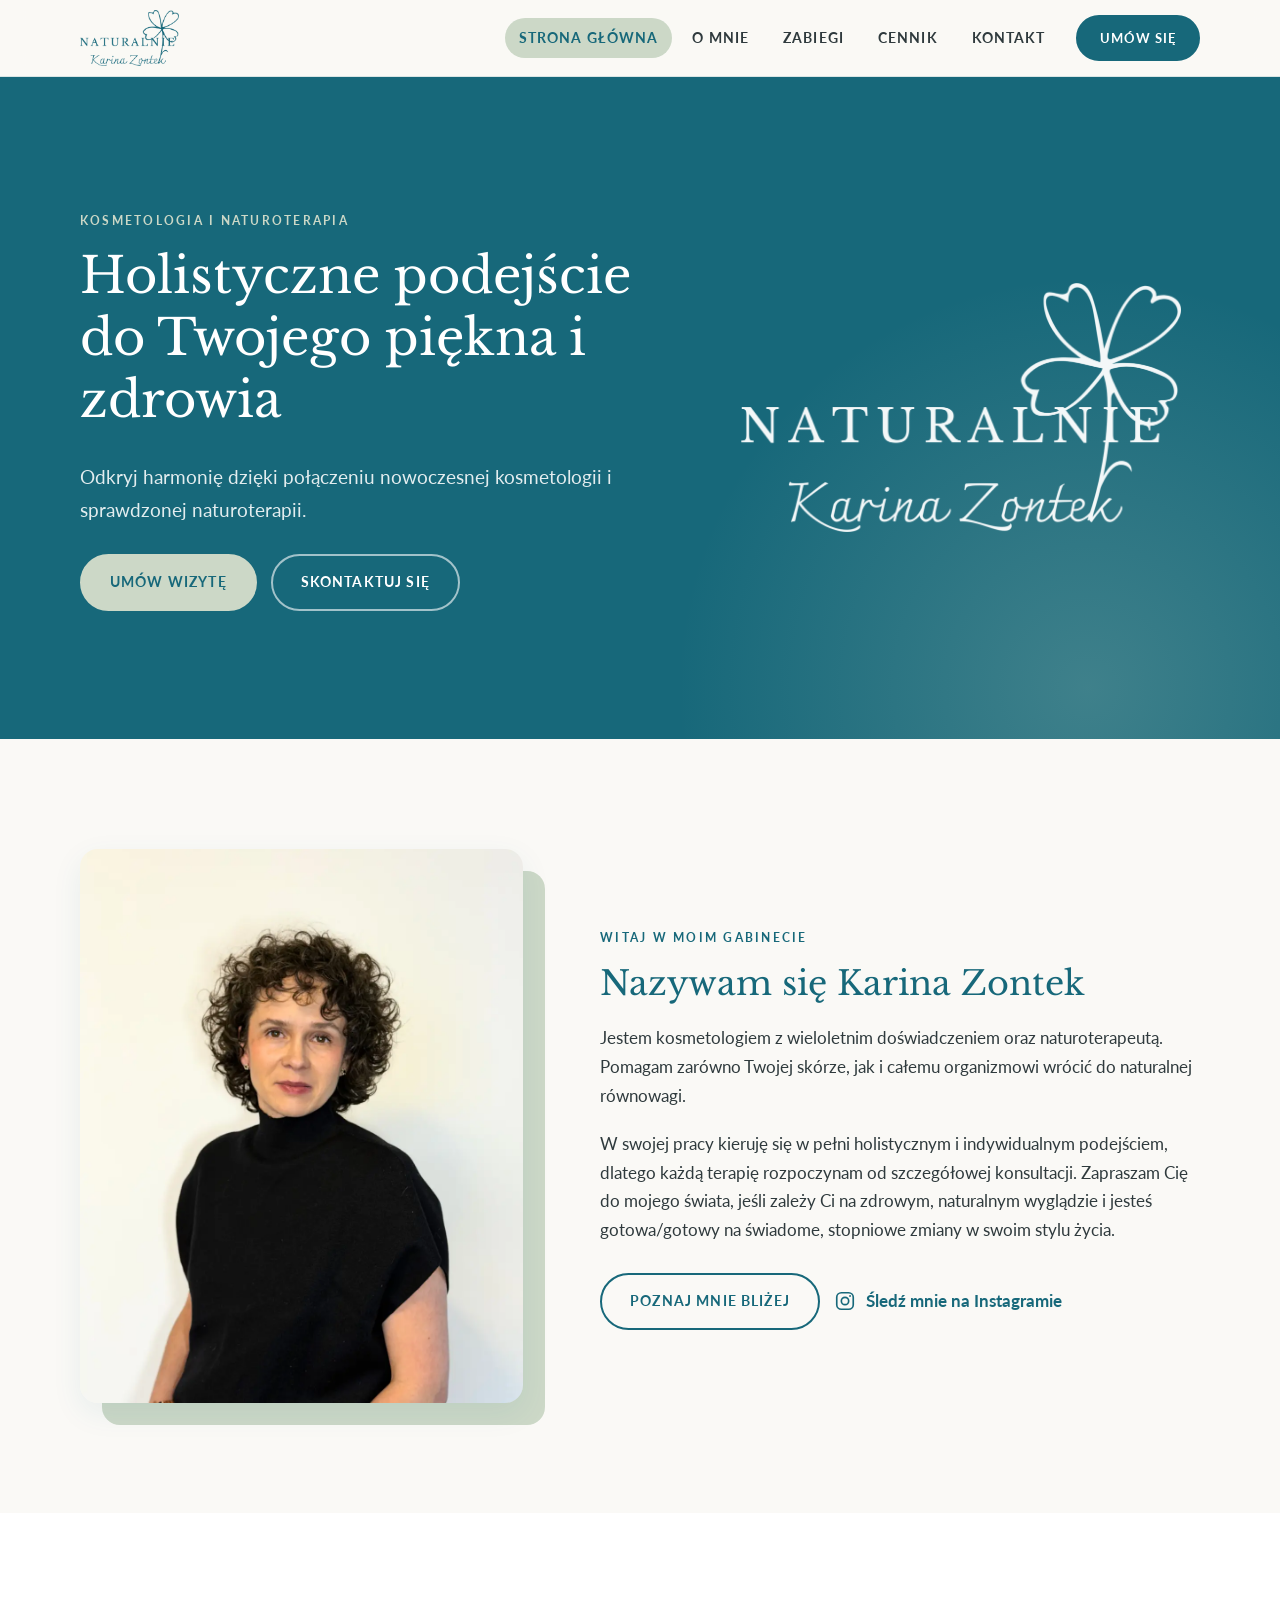
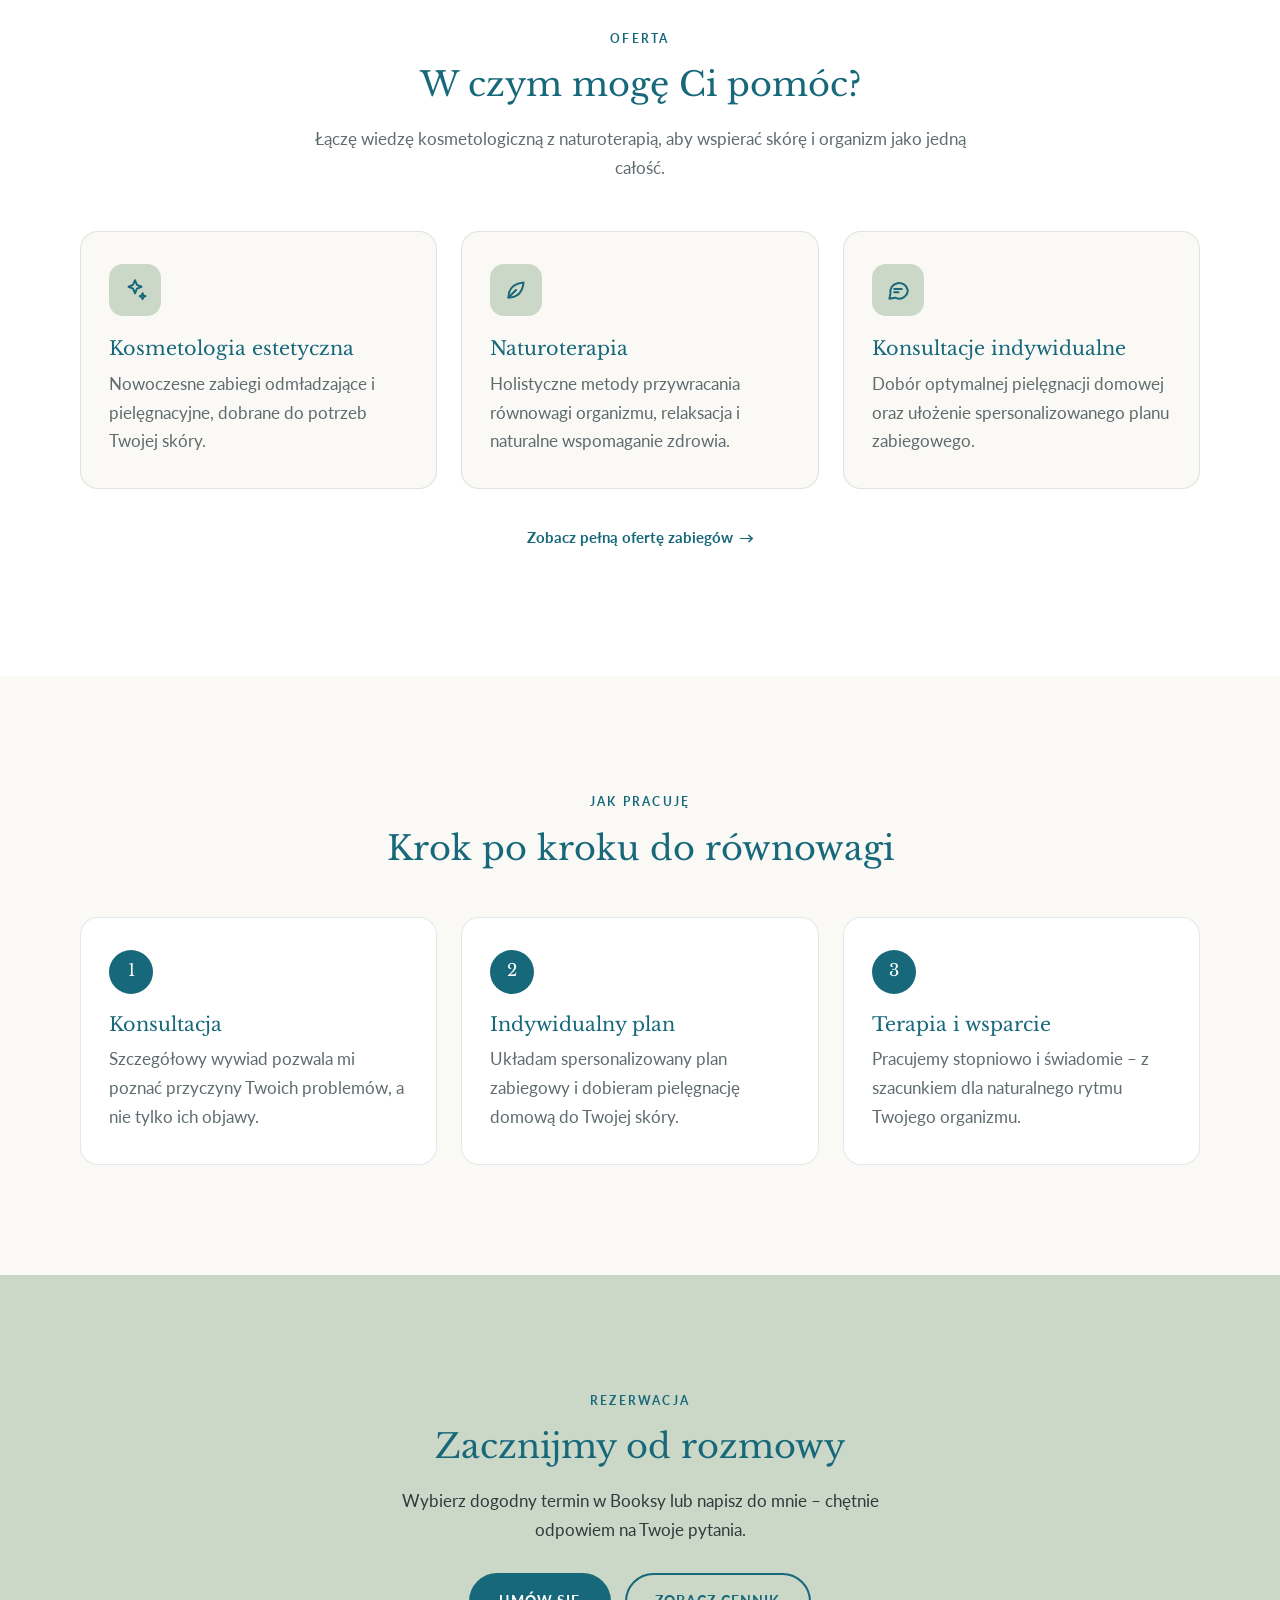
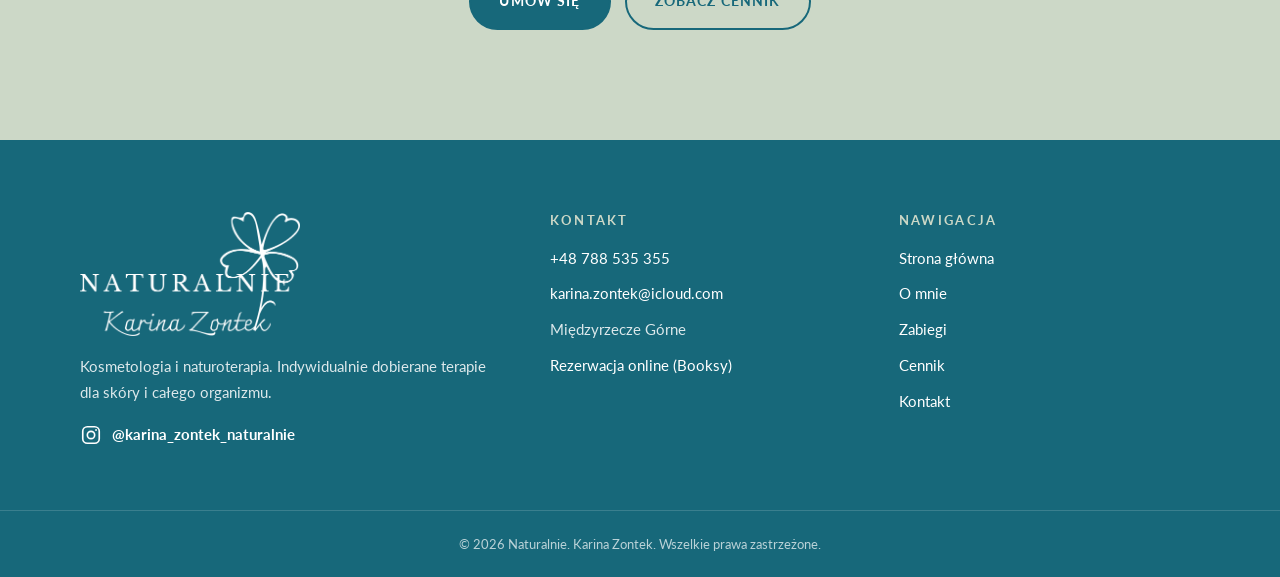
<file: index.html>
<!DOCTYPE html>
<html lang="pl" class="no-js">
<head>
    <meta charset="UTF-8">
    <meta name="viewport" content="width=device-width, initial-scale=1.0">
    <title>Naturalnie. Karina Zontek | Kosmetologia i naturoterapia</title>
    <meta name="description" content="Mobilny gabinet kosmetologii i naturoterapii – Karina Zontek, Międzyrzecze Górne. Holistyczne, indywidualnie dobierane terapie skóry i organizmu.">
    <meta name="theme-color" content="#17687A">

    <meta property="og:type" content="website">
    <meta property="og:locale" content="pl_PL">
    <meta property="og:title" content="Naturalnie. Karina Zontek | Kosmetologia i naturoterapia">
    <meta property="og:description" content="Mobilny gabinet kosmetologii i naturoterapii – Karina Zontek, Międzyrzecze Górne. Holistyczne, indywidualnie dobierane terapie skóry i organizmu.">
    <meta property="og:image" content="https://naturalnie-karinazontek.pl/assets/img/og-image.jpg">

    <link rel="icon" type="image/png" href="assets/img/favicon.png">
    <link rel="apple-touch-icon" href="assets/img/favicon.png">

    <link rel="preconnect" href="https://fonts.googleapis.com">
    <link rel="preconnect" href="https://fonts.gstatic.com" crossorigin>
    <link href="https://fonts.googleapis.com/css2?family=Lato:wght@400;700&family=Libre+Baskerville:ital,wght@0,400;0,700;1,400&display=swap" rel="stylesheet">

    <link rel="stylesheet" href="assets/css/style.css">
</head>
<body>
    <a class="skip-link" href="#tresc">Przejdź do treści</a>

    <header class="site-header">
        <div class="container site-header__inner">
            <a class="brand" href="index.html" aria-label="Naturalnie. Karina Zontek – strona główna">
                <img src="assets/img/logo-morski.png" alt="Naturalnie. Karina Zontek" width="600" height="339">
            </a>

            <button class="nav-toggle" type="button" aria-expanded="false" aria-controls="main-nav" aria-label="Otwórz menu">
                <span></span>
            </button>

            <nav class="nav" id="main-nav" aria-label="Menu główne">
            <a class="nav__link" href="index.html" aria-current="page">Strona główna</a>
            <a class="nav__link" href="o-mnie.html">O mnie</a>
            <a class="nav__link" href="zabiegi.html">Zabiegi</a>
            <a class="nav__link" href="cennik.html">Cennik</a>
            <a class="nav__link" href="kontakt.html">Kontakt</a>
                <a class="btn btn--primary" href="https://booksy.com/pl-pl/dl/show-business/347689" target="_blank" rel="noopener">Umów się</a>
            </nav>
        </div>
    </header>

    <main id="tresc">
        <section class="hero">
            <div class="container hero__inner">
                <div>
                    <span class="eyebrow">Kosmetologia i naturoterapia</span>
                    <h1>Holistyczne podejście do Twojego piękna i zdrowia</h1>
                    <p class="hero__lead">Odkryj harmonię dzięki połączeniu nowoczesnej kosmetologii i sprawdzonej naturoterapii.</p>
                    <div class="btn-row">
                        <a class="btn btn--light" href="https://booksy.com/pl-pl/dl/show-business/347689" target="_blank" rel="noopener">Umów wizytę</a>
                        <a class="btn btn--ghost-light" href="kontakt.html">Skontaktuj się</a>
                    </div>
                </div>
                <img class="hero__logo" src="assets/img/logo-biale.png" alt="" width="900" height="509">
            </div>
        </section>

        <section class="section">
            <div class="container split">
                <div class="split__media reveal">
                    <picture>
                        <source srcset="assets/img/karina-zontek.webp" type="image/webp">
                        <img src="assets/img/karina-zontek.jpg" alt="Karina Zontek – kosmetolog i naturoterapeuta" width="1000" height="1333" loading="lazy">
                    </picture>
                </div>
                <div class="split__body reveal">
                    <span class="eyebrow">Witaj w moim gabinecie</span>
                    <h2>Nazywam się Karina Zontek</h2>
                    <p>Jestem kosmetologiem z wieloletnim doświadczeniem oraz naturoterapeutą. Pomagam zarówno Twojej skórze, jak i całemu organizmowi wrócić do naturalnej równowagi.</p>
                    <p>W swojej pracy kieruję się w pełni holistycznym i indywidualnym podejściem, dlatego każdą terapię rozpoczynam od szczegółowej konsultacji. Zapraszam Cię do mojego świata, jeśli zależy Ci na zdrowym, naturalnym wyglądzie i jesteś gotowa/gotowy na świadome, stopniowe zmiany w swoim stylu życia.</p>
                    <div class="btn-row">
                        <a class="btn btn--outline" href="o-mnie.html">Poznaj mnie bliżej</a>
                        <a class="social-link" href="https://instagram.com/karina_zontek_naturalnie" target="_blank" rel="noopener"><svg viewBox="0 0 24 24" fill="none" stroke="currentColor" stroke-width="1.8" stroke-linecap="round" stroke-linejoin="round" aria-hidden="true"><rect x="3" y="3" width="18" height="18" rx="5"/><circle cx="12" cy="12" r="4"/><circle cx="17.5" cy="6.5" r="1" fill="currentColor" stroke="none"/></svg> Śledź mnie na Instagramie</a>
                    </div>
                </div>
            </div>
        </section>

        <section class="section section--white">
            <div class="container">
                <div class="section-head reveal">
                    <span class="eyebrow">Oferta</span>
                    <h2>W czym mogę Ci pomóc?</h2>
                    <p>Łączę wiedzę kosmetologiczną z naturoterapią, aby wspierać skórę i organizm jako jedną całość.</p>
                </div>
                <div class="cards cards--3">
                    <article class="card reveal">
                        <div class="card__icon"><svg viewBox="0 0 24 24" fill="none" stroke="currentColor" stroke-width="1.8" stroke-linecap="round" stroke-linejoin="round" aria-hidden="true"><path d="M12 3l1.8 4.2L18 9l-4.2 1.8L12 15l-1.8-4.2L6 9l4.2-1.8z"/><path d="M19 15l.8 1.9 1.9.8-1.9.8L19 20.4l-.8-1.9-1.9-.8 1.9-.8z"/></svg></div>
                        <h3>Kosmetologia estetyczna</h3>
                        <p>Nowoczesne zabiegi odmładzające i pielęgnacyjne, dobrane do potrzeb Twojej skóry.</p>
                    </article>
                    <article class="card reveal">
                        <div class="card__icon"><svg viewBox="0 0 24 24" fill="none" stroke="currentColor" stroke-width="1.8" stroke-linecap="round" stroke-linejoin="round" aria-hidden="true"><path d="M5 19c0-8 5-13 14-14-1 9-6 14-14 14z"/><path d="M5 19l7-7"/></svg></div>
                        <h3>Naturoterapia</h3>
                        <p>Holistyczne metody przywracania równowagi organizmu, relaksacja i naturalne wspomaganie zdrowia.</p>
                    </article>
                    <article class="card reveal">
                        <div class="card__icon"><svg viewBox="0 0 24 24" fill="none" stroke="currentColor" stroke-width="1.8" stroke-linecap="round" stroke-linejoin="round" aria-hidden="true"><path d="M21 12a8 8 0 0 1-11.6 7.1L4 20l1-4.6A8 8 0 1 1 21 12z"/><path d="M8.5 11h7M8.5 14h4"/></svg></div>
                        <h3>Konsultacje indywidualne</h3>
                        <p>Dobór optymalnej pielęgnacji domowej oraz ułożenie spersonalizowanego planu zabiegowego.</p>
                    </article>
                </div>
                <p class="price-note reveal" style="margin-top:36px"><a class="link-arrow" href="zabiegi.html">Zobacz pełną ofertę zabiegów</a></p>
            </div>
        </section>

        <section class="section">
            <div class="container">
                <div class="section-head reveal">
                    <span class="eyebrow">Jak pracuję</span>
                    <h2>Krok po kroku do równowagi</h2>
                </div>
                <div class="cards cards--3">
                    <article class="card reveal">
                        <span class="card__num">1</span>
                        <h3>Konsultacja</h3>
                        <p>Szczegółowy wywiad pozwala mi poznać przyczyny Twoich problemów, a nie tylko ich objawy.</p>
                    </article>
                    <article class="card reveal">
                        <span class="card__num">2</span>
                        <h3>Indywidualny plan</h3>
                        <p>Układam spersonalizowany plan zabiegowy i dobieram pielęgnację domową do Twojej skóry.</p>
                    </article>
                    <article class="card reveal">
                        <span class="card__num">3</span>
                        <h3>Terapia i wsparcie</h3>
                        <p>Pracujemy stopniowo i świadomie – z szacunkiem dla naturalnego rytmu Twojego organizmu.</p>
                    </article>
                </div>
            </div>
        </section>

        <section class="section section--sage">
            <div class="container cta reveal">
                <span class="eyebrow">Rezerwacja</span>
                <h2>Zacznijmy od rozmowy</h2>
                <p>Wybierz dogodny termin w Booksy lub napisz do mnie – chętnie odpowiem na Twoje pytania.</p>
                <div class="btn-row btn-row--center">
                    <a class="btn btn--primary" href="https://booksy.com/pl-pl/dl/show-business/347689" target="_blank" rel="noopener">Umów się</a>
                    <a class="btn btn--outline" href="cennik.html">Zobacz cennik</a>
                </div>
            </div>
        </section>
    </main>

    <footer class="site-footer">
        <div class="container footer-grid">
            <div>
                <img class="footer-logo" src="assets/img/logo-biale.png" alt="Naturalnie. Karina Zontek" width="900" height="509" loading="lazy">
                <p>Kosmetologia i naturoterapia. Indywidualnie dobierane terapie dla skóry i całego organizmu.</p>
                <a class="social-link" href="https://instagram.com/karina_zontek_naturalnie" target="_blank" rel="noopener">
                    <svg viewBox="0 0 24 24" fill="none" stroke="currentColor" stroke-width="1.8" stroke-linecap="round" stroke-linejoin="round" aria-hidden="true"><rect x="3" y="3" width="18" height="18" rx="5"/><circle cx="12" cy="12" r="4"/><circle cx="17.5" cy="6.5" r="1" fill="currentColor" stroke="none"/></svg> @karina_zontek_naturalnie
                </a>
            </div>
            <div>
                <h3>Kontakt</h3>
                <ul class="footer-list">
                    <li><a href="tel:+48788535355">+48 788 535 355</a></li>
                    <li><a href="mailto:karina.zontek@icloud.com">karina.zontek@icloud.com</a></li>
                    <li>Międzyrzecze Górne</li>
                    <li><a href="https://booksy.com/pl-pl/dl/show-business/347689" target="_blank" rel="noopener">Rezerwacja online (Booksy)</a></li>
                </ul>
            </div>
            <div>
                <h3>Nawigacja</h3>
                <ul class="footer-list">
                        <li><a href="index.html">Strona główna</a></li>
                        <li><a href="o-mnie.html">O mnie</a></li>
                        <li><a href="zabiegi.html">Zabiegi</a></li>
                        <li><a href="cennik.html">Cennik</a></li>
                        <li><a href="kontakt.html">Kontakt</a></li>
                </ul>
            </div>
        </div>
        <div class="footer-bottom">
            &copy; <span id="year">2026</span> Naturalnie. Karina Zontek. Wszelkie prawa zastrzeżone.
        </div>
    </footer>

    <script src="assets/js/main.js" defer></script>
</body>
</html>
</file>
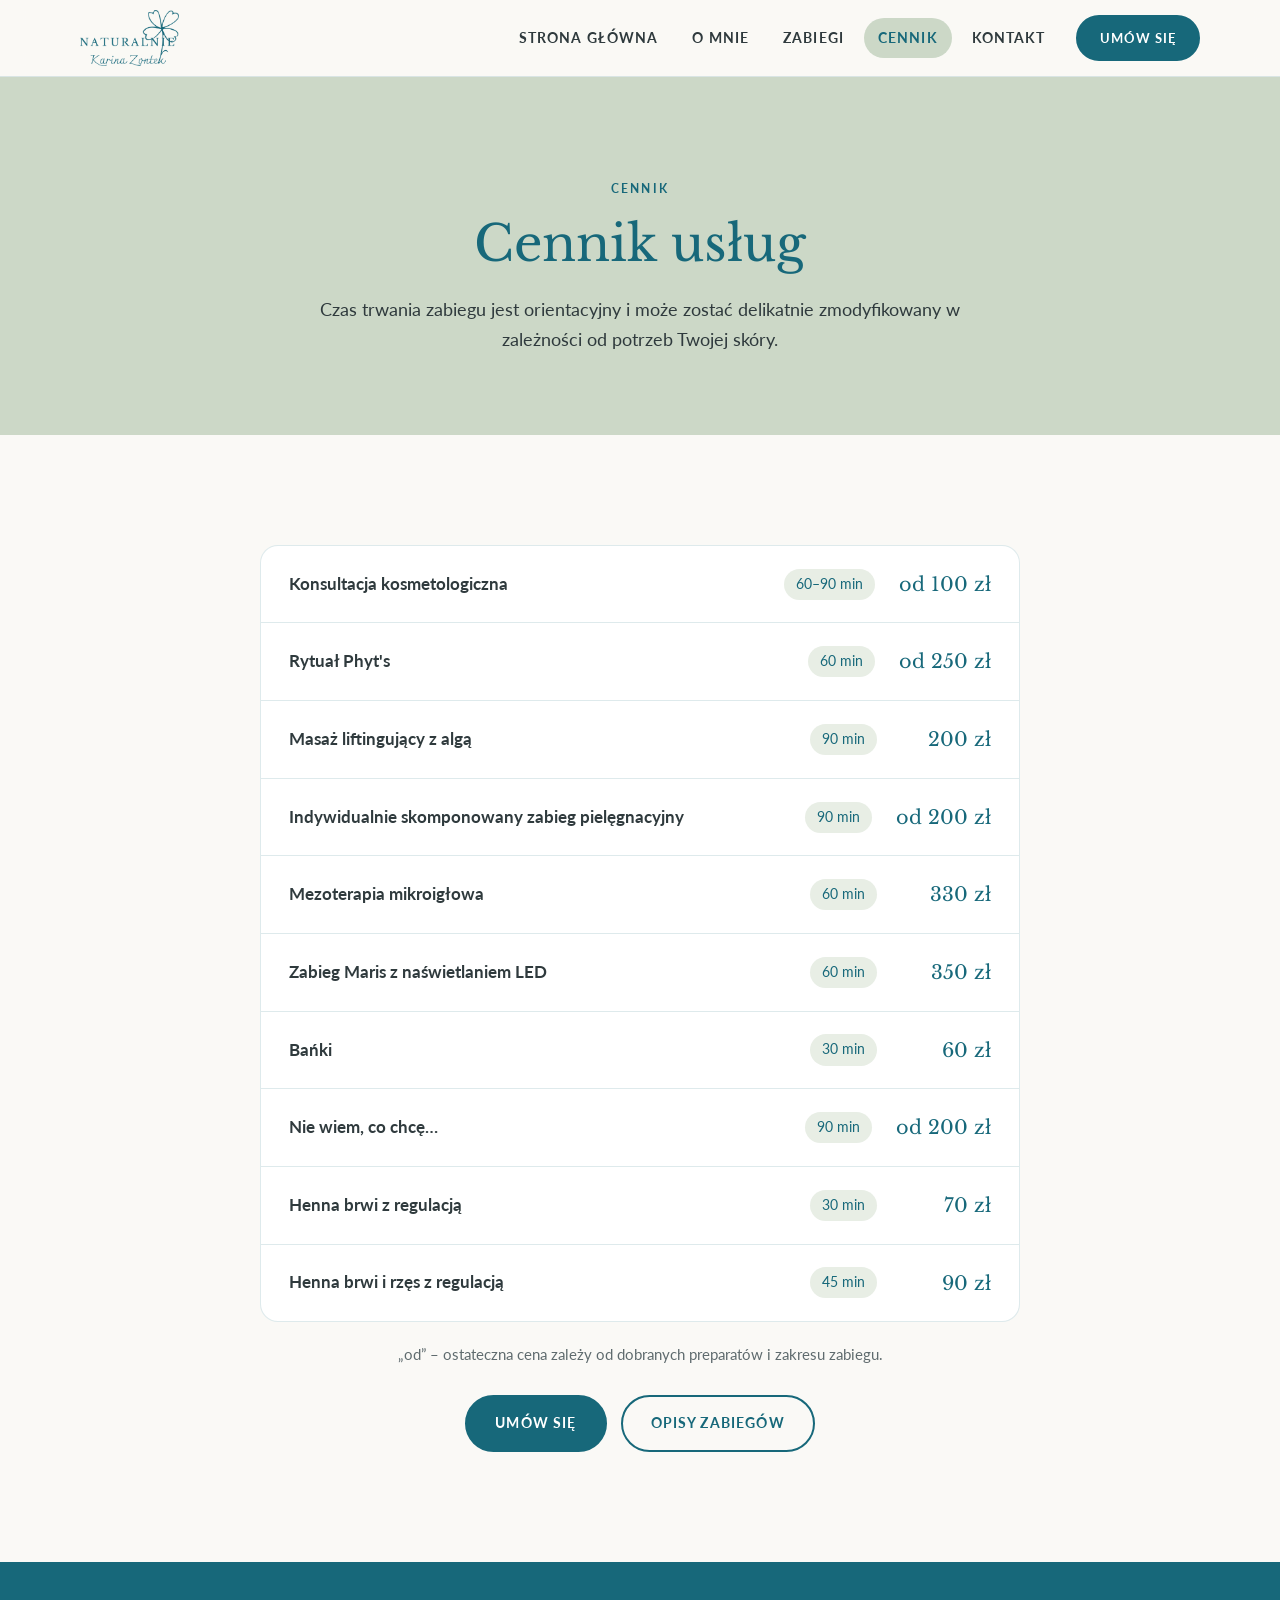
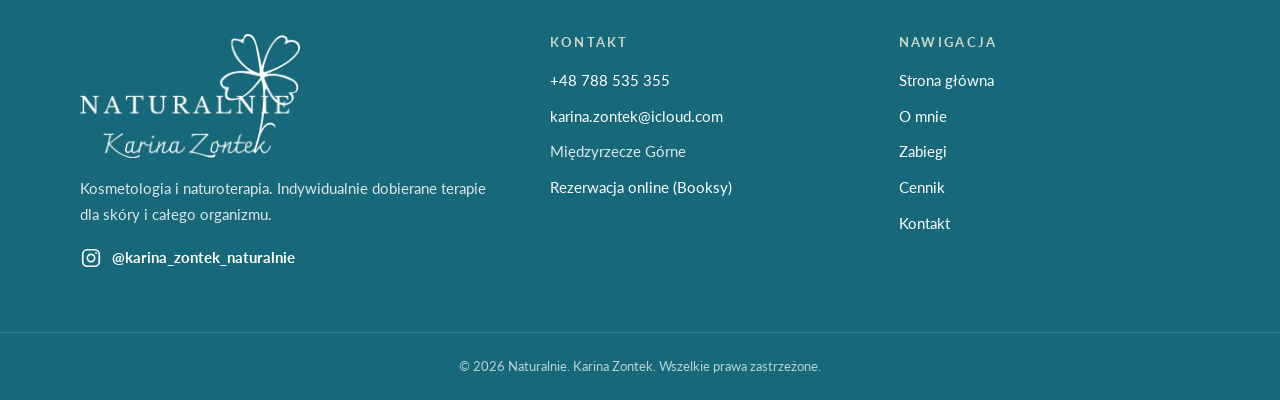
<file: cennik.html>
<!DOCTYPE html>
<html lang="pl" class="no-js">
<head>
    <meta charset="UTF-8">
    <meta name="viewport" content="width=device-width, initial-scale=1.0">
    <title>Cennik | Naturalnie. Karina Zontek</title>
    <meta name="description" content="Cennik zabiegów kosmetologicznych i naturoterapeutycznych wraz z orientacyjnym czasem trwania.">
    <meta name="theme-color" content="#17687A">

    <meta property="og:type" content="website">
    <meta property="og:locale" content="pl_PL">
    <meta property="og:title" content="Cennik | Naturalnie. Karina Zontek">
    <meta property="og:description" content="Cennik zabiegów kosmetologicznych i naturoterapeutycznych wraz z orientacyjnym czasem trwania.">
    <meta property="og:image" content="https://naturalnie-karinazontek.pl/assets/img/og-image.jpg">

    <link rel="icon" type="image/png" href="assets/img/favicon.png">
    <link rel="apple-touch-icon" href="assets/img/favicon.png">

    <link rel="preconnect" href="https://fonts.googleapis.com">
    <link rel="preconnect" href="https://fonts.gstatic.com" crossorigin>
    <link href="https://fonts.googleapis.com/css2?family=Lato:wght@400;700&family=Libre+Baskerville:ital,wght@0,400;0,700;1,400&display=swap" rel="stylesheet">

    <link rel="stylesheet" href="assets/css/style.css">
</head>
<body>
    <a class="skip-link" href="#tresc">Przejdź do treści</a>

    <header class="site-header">
        <div class="container site-header__inner">
            <a class="brand" href="index.html" aria-label="Naturalnie. Karina Zontek – strona główna">
                <img src="assets/img/logo-morski.png" alt="Naturalnie. Karina Zontek" width="600" height="339">
            </a>

            <button class="nav-toggle" type="button" aria-expanded="false" aria-controls="main-nav" aria-label="Otwórz menu">
                <span></span>
            </button>

            <nav class="nav" id="main-nav" aria-label="Menu główne">
            <a class="nav__link" href="index.html">Strona główna</a>
            <a class="nav__link" href="o-mnie.html">O mnie</a>
            <a class="nav__link" href="zabiegi.html">Zabiegi</a>
            <a class="nav__link" href="cennik.html" aria-current="page">Cennik</a>
            <a class="nav__link" href="kontakt.html">Kontakt</a>
                <a class="btn btn--primary" href="https://booksy.com/pl-pl/dl/show-business/347689" target="_blank" rel="noopener">Umów się</a>
            </nav>
        </div>
    </header>

    <main id="tresc">
        <section class="page-hero">
            <div class="container">
                <span class="eyebrow">Cennik</span>
                <h1>Cennik usług</h1>
                <p>Czas trwania zabiegu jest orientacyjny i może zostać delikatnie zmodyfikowany w zależności od potrzeb Twojej skóry.</p>
            </div>
        </section>

        <section class="section">
            <div class="container--narrow">
                <ul class="price-list reveal">
                    <li class="price-item">
                        <span class="price-item__name">Konsultacja kosmetologiczna</span>
                        <span class="price-item__time">60–90 min</span>
                        <span class="price-item__cost">od 100 zł</span>
                    </li>
                    <li class="price-item">
                        <span class="price-item__name">Rytuał Phyt's</span>
                        <span class="price-item__time">60 min</span>
                        <span class="price-item__cost">od 250 zł</span>
                    </li>
                    <li class="price-item">
                        <span class="price-item__name">Masaż liftingujący z algą</span>
                        <span class="price-item__time">90 min</span>
                        <span class="price-item__cost">200 zł</span>
                    </li>
                    <li class="price-item">
                        <span class="price-item__name">Indywidualnie skomponowany zabieg pielęgnacyjny</span>
                        <span class="price-item__time">90 min</span>
                        <span class="price-item__cost">od 200 zł</span>
                    </li>
                    <li class="price-item">
                        <span class="price-item__name">Mezoterapia mikroigłowa</span>
                        <span class="price-item__time">60 min</span>
                        <span class="price-item__cost">330 zł</span>
                    </li>
                    <li class="price-item">
                        <span class="price-item__name">Zabieg Maris z naświetlaniem LED</span>
                        <span class="price-item__time">60 min</span>
                        <span class="price-item__cost">350 zł</span>
                    </li>
                    <li class="price-item">
                        <span class="price-item__name">Bańki</span>
                        <span class="price-item__time">30 min</span>
                        <span class="price-item__cost">60 zł</span>
                    </li>
                    <li class="price-item">
                        <span class="price-item__name">Nie wiem, co chcę…</span>
                        <span class="price-item__time">90 min</span>
                        <span class="price-item__cost">od 200 zł</span>
                    </li>
                    <li class="price-item">
                        <span class="price-item__name">Henna brwi z regulacją</span>
                        <span class="price-item__time">30 min</span>
                        <span class="price-item__cost">70 zł</span>
                    </li>
                    <li class="price-item">
                        <span class="price-item__name">Henna brwi i rzęs z regulacją</span>
                        <span class="price-item__time">45 min</span>
                        <span class="price-item__cost">90 zł</span>
                    </li>
                </ul>
                <p class="price-note">„od” – ostateczna cena zależy od dobranych preparatów i zakresu zabiegu.</p>
                <div class="btn-row btn-row--center">
                    <a class="btn btn--primary" href="https://booksy.com/pl-pl/dl/show-business/347689" target="_blank" rel="noopener">Umów się</a>
                    <a class="btn btn--outline" href="zabiegi.html">Opisy zabiegów</a>
                </div>
            </div>
        </section>
    </main>

    <footer class="site-footer">
        <div class="container footer-grid">
            <div>
                <img class="footer-logo" src="assets/img/logo-biale.png" alt="Naturalnie. Karina Zontek" width="900" height="509" loading="lazy">
                <p>Kosmetologia i naturoterapia. Indywidualnie dobierane terapie dla skóry i całego organizmu.</p>
                <a class="social-link" href="https://instagram.com/karina_zontek_naturalnie" target="_blank" rel="noopener">
                    <svg viewBox="0 0 24 24" fill="none" stroke="currentColor" stroke-width="1.8" stroke-linecap="round" stroke-linejoin="round" aria-hidden="true"><rect x="3" y="3" width="18" height="18" rx="5"/><circle cx="12" cy="12" r="4"/><circle cx="17.5" cy="6.5" r="1" fill="currentColor" stroke="none"/></svg> @karina_zontek_naturalnie
                </a>
            </div>
            <div>
                <h3>Kontakt</h3>
                <ul class="footer-list">
                    <li><a href="tel:+48788535355">+48 788 535 355</a></li>
                    <li><a href="mailto:karina.zontek@icloud.com">karina.zontek@icloud.com</a></li>
                    <li>Międzyrzecze Górne</li>
                    <li><a href="https://booksy.com/pl-pl/dl/show-business/347689" target="_blank" rel="noopener">Rezerwacja online (Booksy)</a></li>
                </ul>
            </div>
            <div>
                <h3>Nawigacja</h3>
                <ul class="footer-list">
                        <li><a href="index.html">Strona główna</a></li>
                        <li><a href="o-mnie.html">O mnie</a></li>
                        <li><a href="zabiegi.html">Zabiegi</a></li>
                        <li><a href="cennik.html">Cennik</a></li>
                        <li><a href="kontakt.html">Kontakt</a></li>
                </ul>
            </div>
        </div>
        <div class="footer-bottom">
            &copy; <span id="year">2026</span> Naturalnie. Karina Zontek. Wszelkie prawa zastrzeżone.
        </div>
    </footer>

    <script src="assets/js/main.js" defer></script>
</body>
</html>
</file>
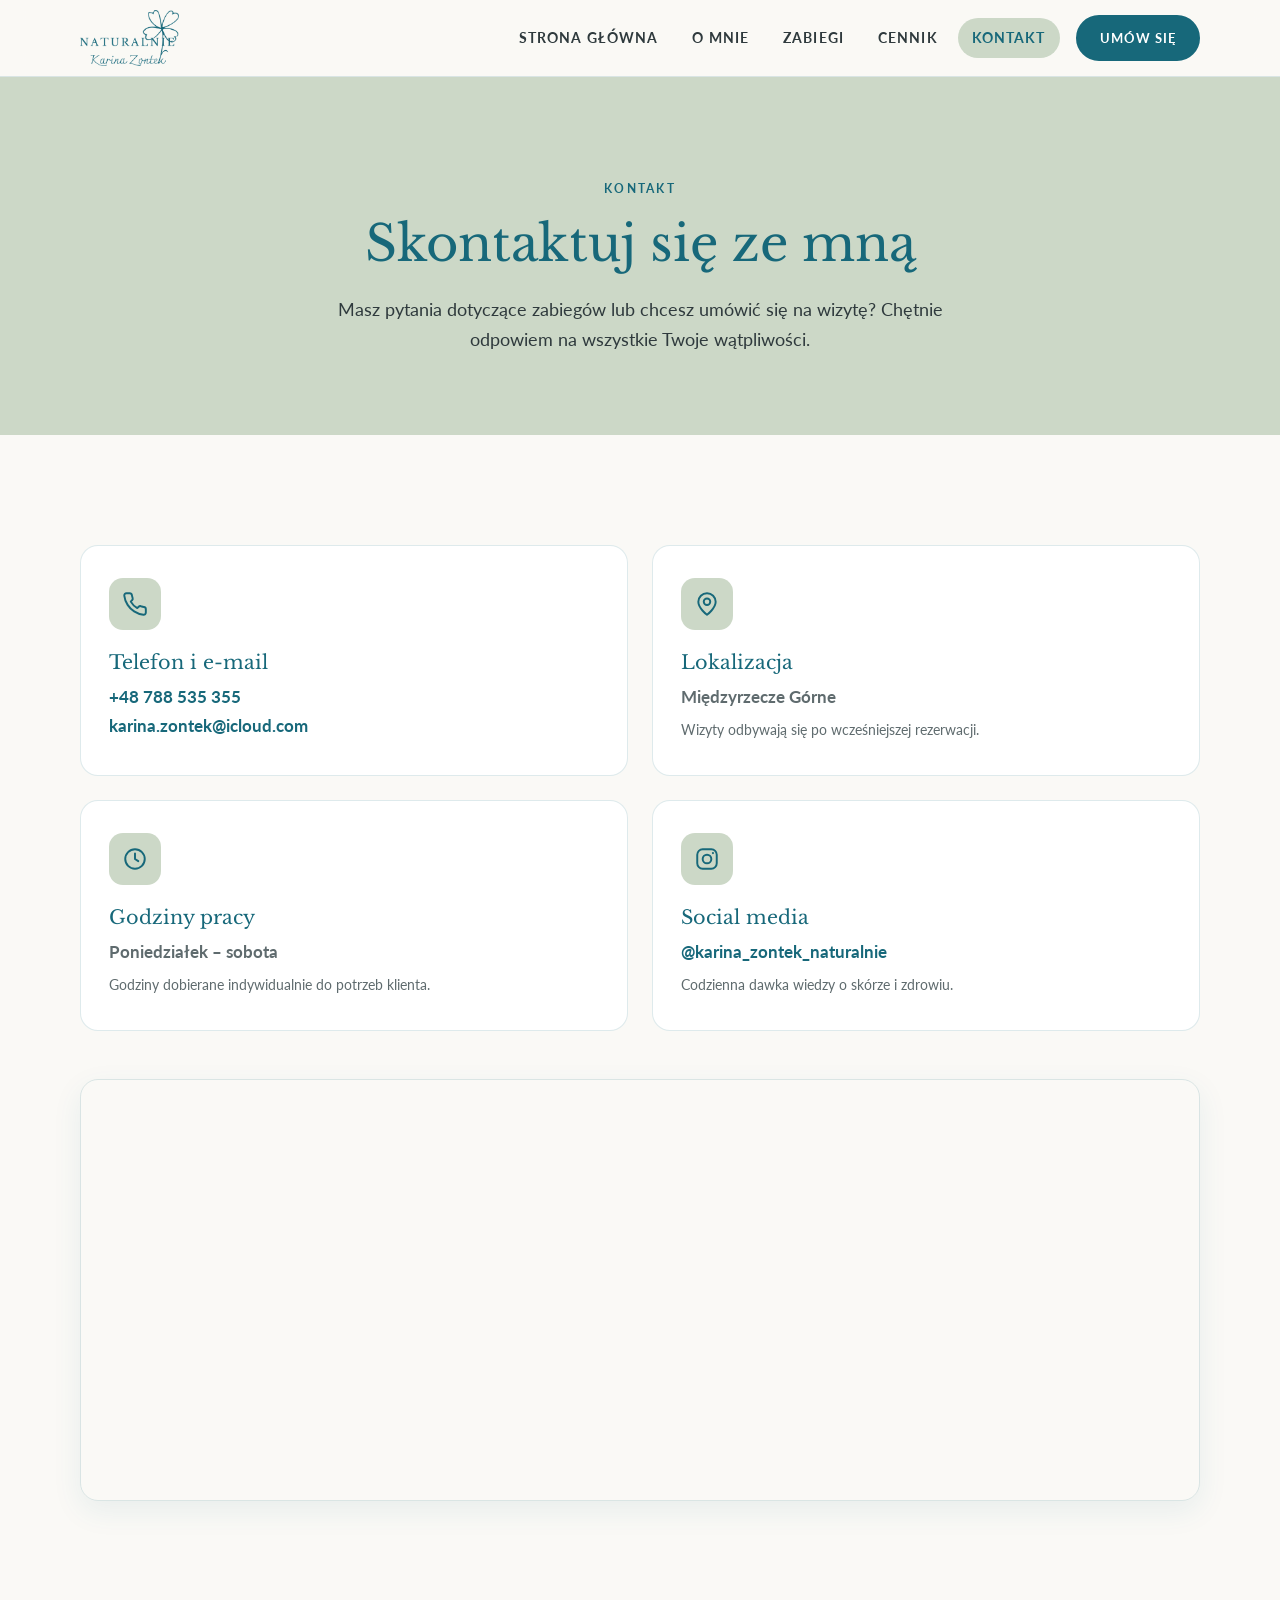
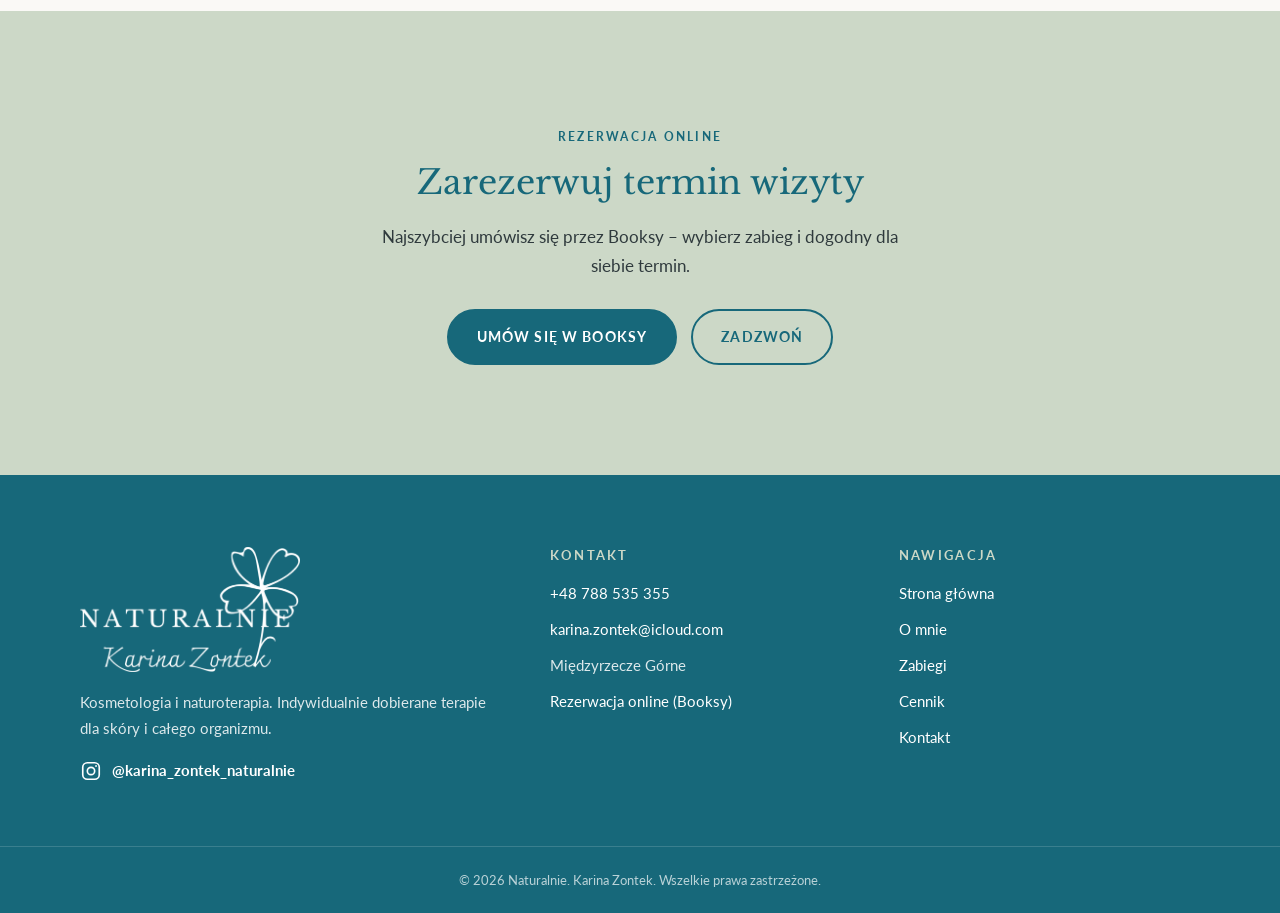
<file: kontakt.html>
<!DOCTYPE html>
<html lang="pl" class="no-js">
<head>
    <meta charset="UTF-8">
    <meta name="viewport" content="width=device-width, initial-scale=1.0">
    <title>Kontakt | Naturalnie. Karina Zontek</title>
    <meta name="description" content="Skontaktuj się z Kariną Zontek – telefon, e-mail, Instagram oraz rezerwacja wizyt przez Booksy. Międzyrzecze Górne.">
    <meta name="theme-color" content="#17687A">

    <meta property="og:type" content="website">
    <meta property="og:locale" content="pl_PL">
    <meta property="og:title" content="Kontakt | Naturalnie. Karina Zontek">
    <meta property="og:description" content="Skontaktuj się z Kariną Zontek – telefon, e-mail, Instagram oraz rezerwacja wizyt przez Booksy. Międzyrzecze Górne.">
    <meta property="og:image" content="https://naturalnie-karinazontek.pl/assets/img/og-image.jpg">

    <link rel="icon" type="image/png" href="assets/img/favicon.png">
    <link rel="apple-touch-icon" href="assets/img/favicon.png">

    <link rel="preconnect" href="https://fonts.googleapis.com">
    <link rel="preconnect" href="https://fonts.gstatic.com" crossorigin>
    <link href="https://fonts.googleapis.com/css2?family=Lato:wght@400;700&family=Libre+Baskerville:ital,wght@0,400;0,700;1,400&display=swap" rel="stylesheet">

    <link rel="stylesheet" href="assets/css/style.css">
</head>
<body>
    <a class="skip-link" href="#tresc">Przejdź do treści</a>

    <header class="site-header">
        <div class="container site-header__inner">
            <a class="brand" href="index.html" aria-label="Naturalnie. Karina Zontek – strona główna">
                <img src="assets/img/logo-morski.png" alt="Naturalnie. Karina Zontek" width="600" height="339">
            </a>

            <button class="nav-toggle" type="button" aria-expanded="false" aria-controls="main-nav" aria-label="Otwórz menu">
                <span></span>
            </button>

            <nav class="nav" id="main-nav" aria-label="Menu główne">
            <a class="nav__link" href="index.html">Strona główna</a>
            <a class="nav__link" href="o-mnie.html">O mnie</a>
            <a class="nav__link" href="zabiegi.html">Zabiegi</a>
            <a class="nav__link" href="cennik.html">Cennik</a>
            <a class="nav__link" href="kontakt.html" aria-current="page">Kontakt</a>
                <a class="btn btn--primary" href="https://booksy.com/pl-pl/dl/show-business/347689" target="_blank" rel="noopener">Umów się</a>
            </nav>
        </div>
    </header>

    <main id="tresc">
        <section class="page-hero">
            <div class="container">
                <span class="eyebrow">Kontakt</span>
                <h1>Skontaktuj się ze mną</h1>
                <p>Masz pytania dotyczące zabiegów lub chcesz umówić się na wizytę? Chętnie odpowiem na wszystkie Twoje wątpliwości.</p>
            </div>
        </section>

        <section class="section">
            <div class="container">
                <div class="cards cards--2">
                    <article class="card contact-card reveal">
                        <div class="card__icon"><svg viewBox="0 0 24 24" fill="none" stroke="currentColor" stroke-width="1.8" stroke-linecap="round" stroke-linejoin="round" aria-hidden="true"><path d="M22 16.9v3a2 2 0 0 1-2.2 2 19.8 19.8 0 0 1-8.6-3.1 19.5 19.5 0 0 1-6-6A19.8 19.8 0 0 1 2.1 4.2 2 2 0 0 1 4.1 2h3a2 2 0 0 1 2 1.7c.1.9.4 1.8.7 2.7a2 2 0 0 1-.5 2.1L8.1 9.8a16 16 0 0 0 6 6l1.3-1.3a2 2 0 0 1 2.1-.4c.9.3 1.8.6 2.7.7a2 2 0 0 1 1.8 2z"/></svg></div>
                        <h3>Telefon i e-mail</h3>
                        <p><a href="tel:+48788535355">+48 788 535 355</a></p>
                        <p><a href="mailto:karina.zontek@icloud.com">karina.zontek@icloud.com</a></p>
                    </article>

                    <article class="card contact-card reveal">
                        <div class="card__icon"><svg viewBox="0 0 24 24" fill="none" stroke="currentColor" stroke-width="1.8" stroke-linecap="round" stroke-linejoin="round" aria-hidden="true"><path d="M20 10c0 6-8 12-8 12s-8-6-8-12a8 8 0 0 1 16 0z"/><circle cx="12" cy="10" r="3"/></svg></div>
                        <h3>Lokalizacja</h3>
                        <p><strong>Międzyrzecze Górne</strong></p>
                        <p class="muted">Wizyty odbywają się po wcześniejszej rezerwacji.</p>
                    </article>

                    <article class="card contact-card reveal">
                        <div class="card__icon"><svg viewBox="0 0 24 24" fill="none" stroke="currentColor" stroke-width="1.8" stroke-linecap="round" stroke-linejoin="round" aria-hidden="true"><circle cx="12" cy="12" r="9"/><path d="M12 7v5l3 2"/></svg></div>
                        <h3>Godziny pracy</h3>
                        <p><strong>Poniedziałek – sobota</strong></p>
                        <p class="muted">Godziny dobierane indywidualnie do potrzeb klienta.</p>
                    </article>

                    <article class="card contact-card reveal">
                        <div class="card__icon"><svg viewBox="0 0 24 24" fill="none" stroke="currentColor" stroke-width="1.8" stroke-linecap="round" stroke-linejoin="round" aria-hidden="true"><rect x="3" y="3" width="18" height="18" rx="5"/><circle cx="12" cy="12" r="4"/><circle cx="17.5" cy="6.5" r="1" fill="currentColor" stroke="none"/></svg></div>
                        <h3>Social media</h3>
                        <p><a href="https://instagram.com/karina_zontek_naturalnie" target="_blank" rel="noopener">@karina_zontek_naturalnie</a></p>
                        <p class="muted">Codzienna dawka wiedzy o skórze i zdrowiu.</p>
                    </article>
                </div>

                <div class="map reveal">
                    <iframe title="Mapa – Międzyrzecze Górne" src="https://maps.google.com/maps?q=Mi%C4%99dzyrzecze%20G%C3%B3rne,%20%C5%9Bl%C4%85skie,%20Polska&amp;t=&amp;z=12&amp;ie=UTF8&amp;iwloc=&amp;output=embed" allowfullscreen loading="lazy" referrerpolicy="no-referrer-when-downgrade"></iframe>
                </div>
            </div>
        </section>

        <section class="section section--sage">
            <div class="container cta reveal">
                <span class="eyebrow">Rezerwacja online</span>
                <h2>Zarezerwuj termin wizyty</h2>
                <p>Najszybciej umówisz się przez Booksy – wybierz zabieg i dogodny dla siebie termin.</p>
                <div class="btn-row btn-row--center">
                    <a class="btn btn--primary" href="https://booksy.com/pl-pl/dl/show-business/347689" target="_blank" rel="noopener">Umów się w Booksy</a>
                    <a class="btn btn--outline" href="tel:+48788535355">Zadzwoń</a>
                </div>
            </div>
        </section>
    </main>

    <footer class="site-footer">
        <div class="container footer-grid">
            <div>
                <img class="footer-logo" src="assets/img/logo-biale.png" alt="Naturalnie. Karina Zontek" width="900" height="509" loading="lazy">
                <p>Kosmetologia i naturoterapia. Indywidualnie dobierane terapie dla skóry i całego organizmu.</p>
                <a class="social-link" href="https://instagram.com/karina_zontek_naturalnie" target="_blank" rel="noopener">
                    <svg viewBox="0 0 24 24" fill="none" stroke="currentColor" stroke-width="1.8" stroke-linecap="round" stroke-linejoin="round" aria-hidden="true"><rect x="3" y="3" width="18" height="18" rx="5"/><circle cx="12" cy="12" r="4"/><circle cx="17.5" cy="6.5" r="1" fill="currentColor" stroke="none"/></svg> @karina_zontek_naturalnie
                </a>
            </div>
            <div>
                <h3>Kontakt</h3>
                <ul class="footer-list">
                    <li><a href="tel:+48788535355">+48 788 535 355</a></li>
                    <li><a href="mailto:karina.zontek@icloud.com">karina.zontek@icloud.com</a></li>
                    <li>Międzyrzecze Górne</li>
                    <li><a href="https://booksy.com/pl-pl/dl/show-business/347689" target="_blank" rel="noopener">Rezerwacja online (Booksy)</a></li>
                </ul>
            </div>
            <div>
                <h3>Nawigacja</h3>
                <ul class="footer-list">
                        <li><a href="index.html">Strona główna</a></li>
                        <li><a href="o-mnie.html">O mnie</a></li>
                        <li><a href="zabiegi.html">Zabiegi</a></li>
                        <li><a href="cennik.html">Cennik</a></li>
                        <li><a href="kontakt.html">Kontakt</a></li>
                </ul>
            </div>
        </div>
        <div class="footer-bottom">
            &copy; <span id="year">2026</span> Naturalnie. Karina Zontek. Wszelkie prawa zastrzeżone.
        </div>
    </footer>

    <script src="assets/js/main.js" defer></script>
</body>
</html>
</file>
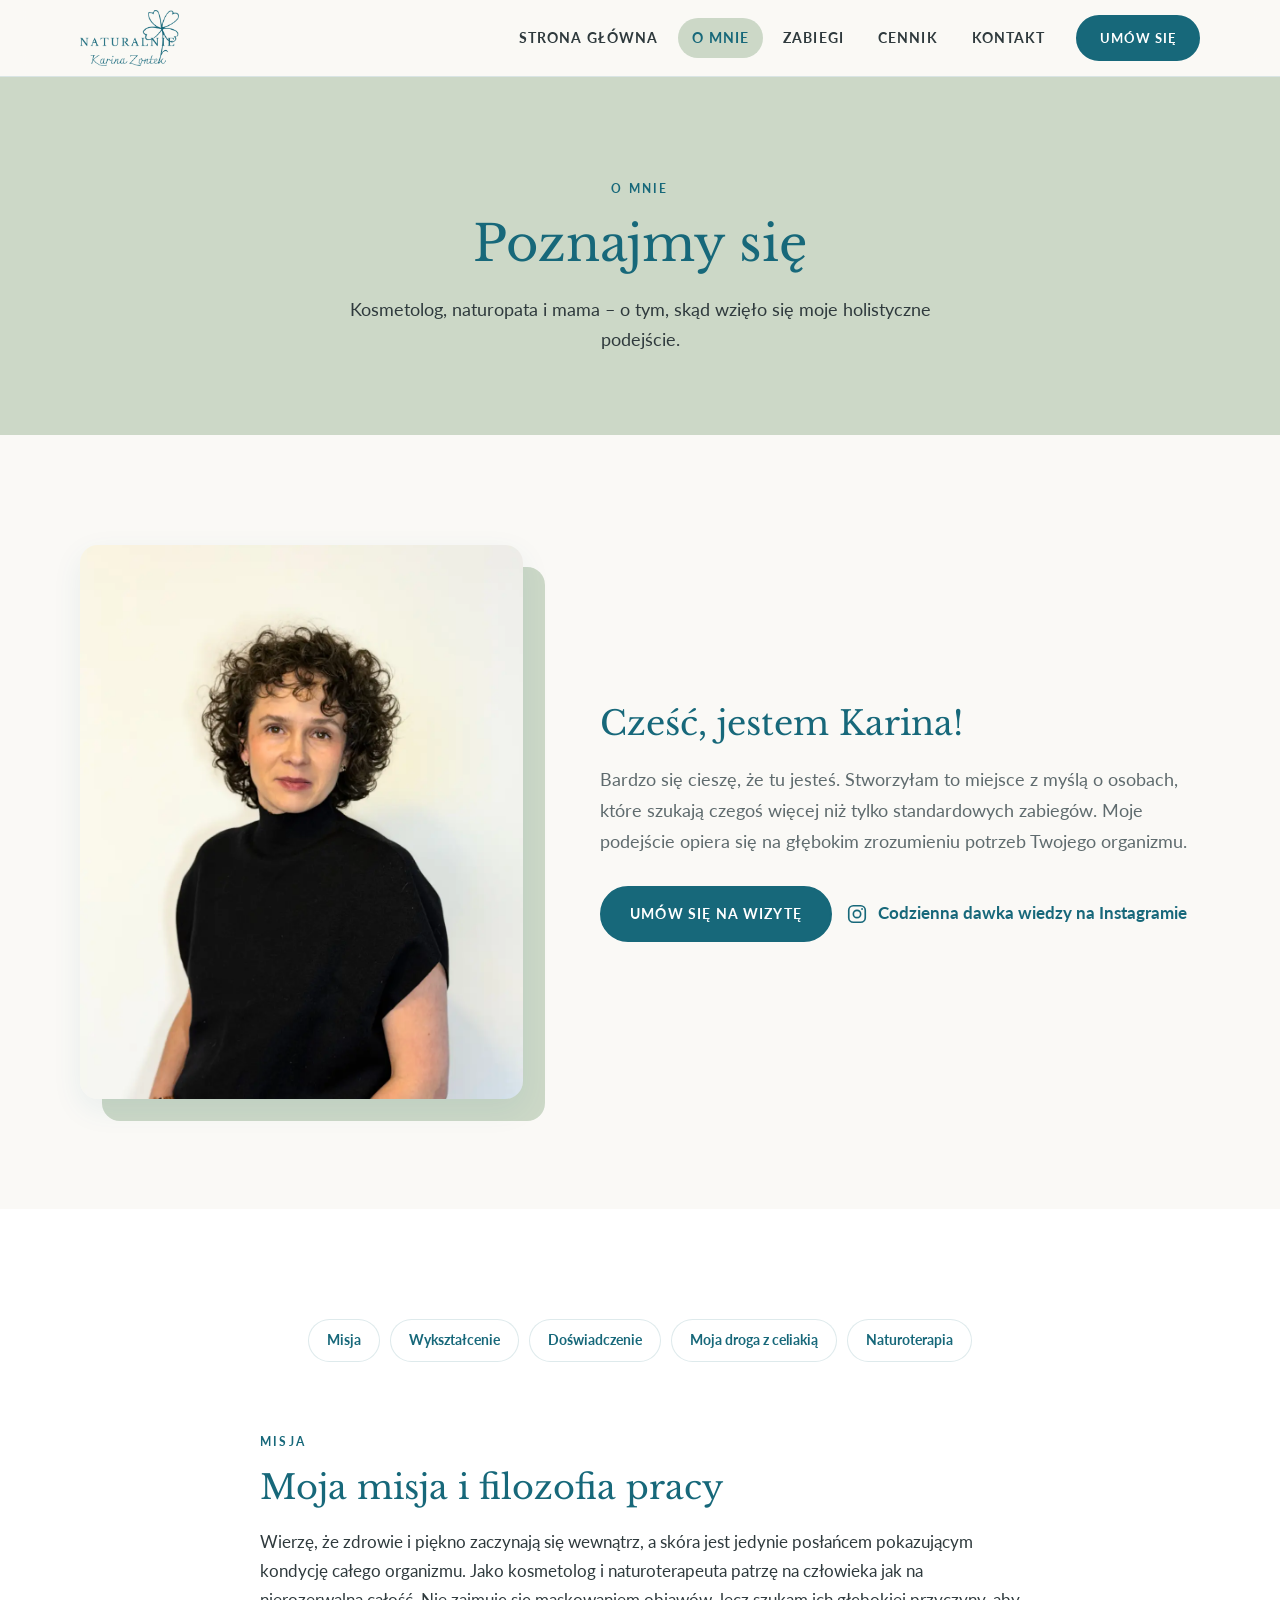
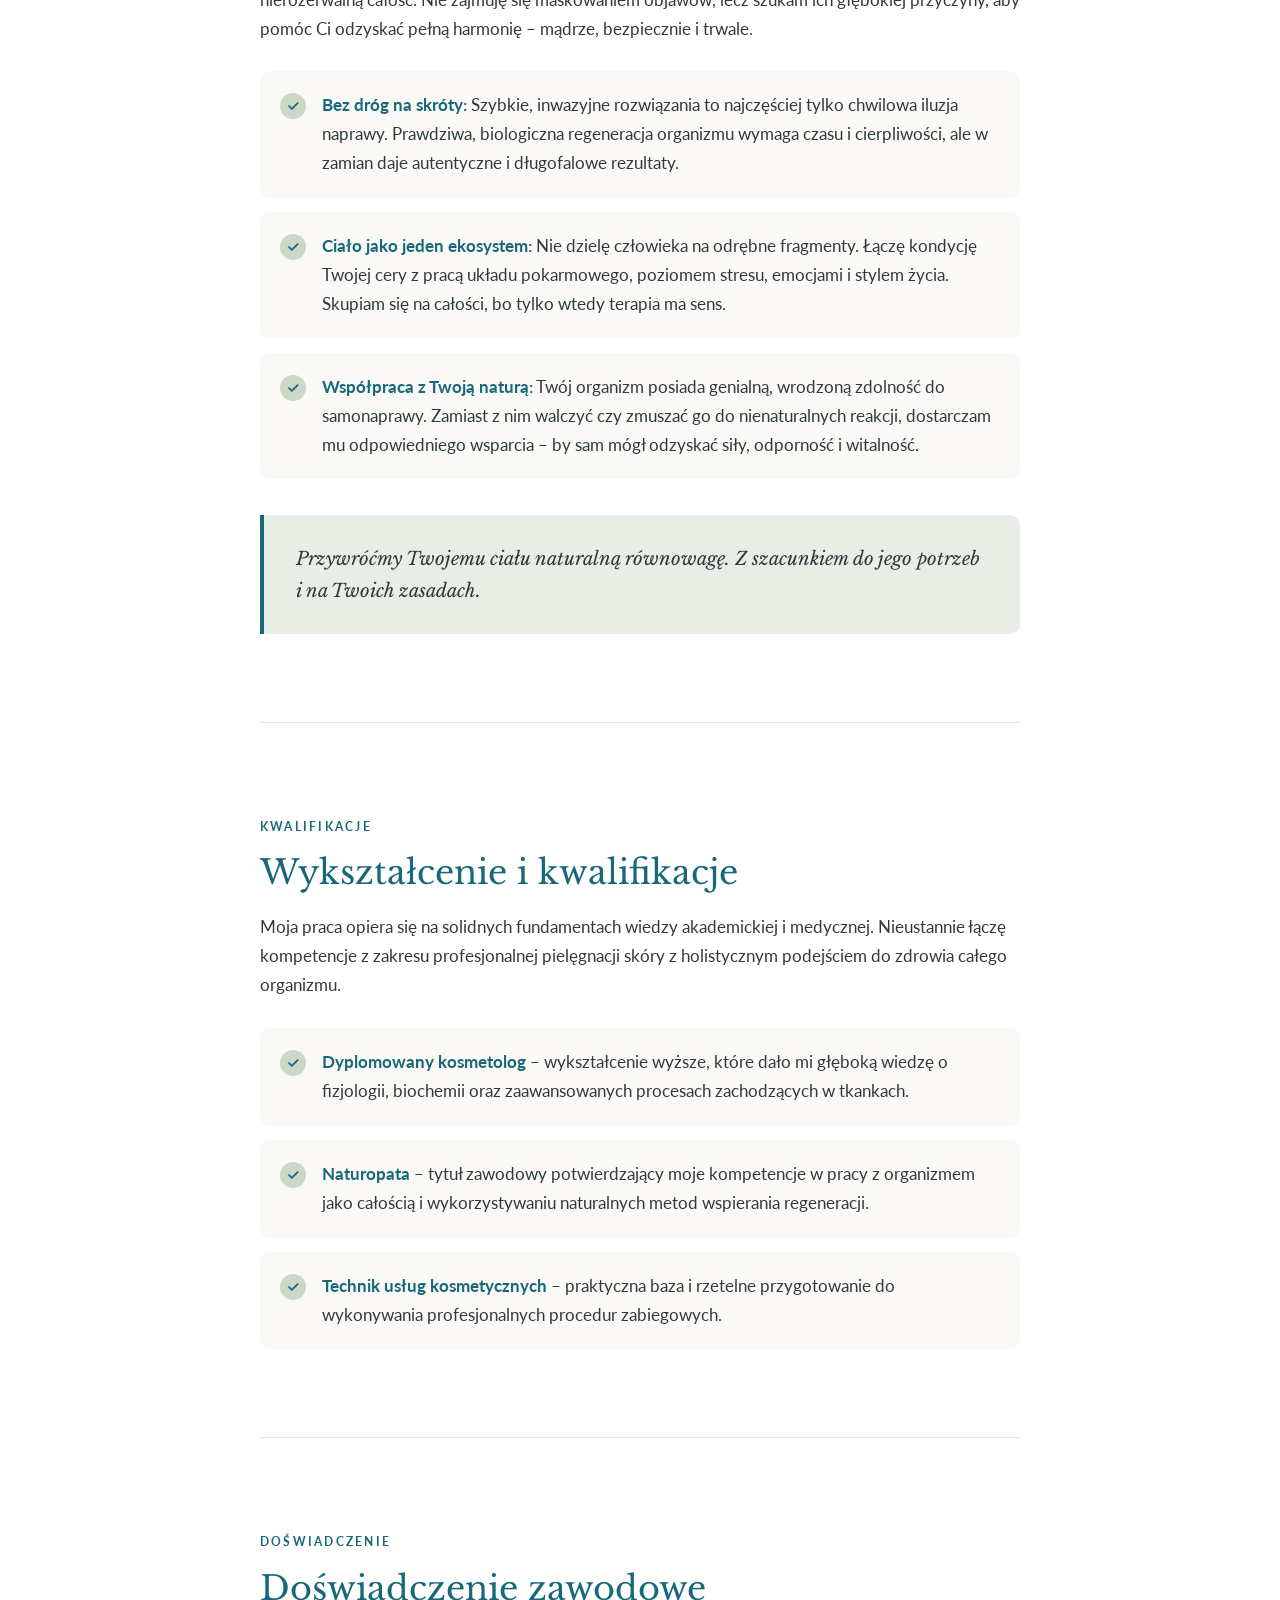
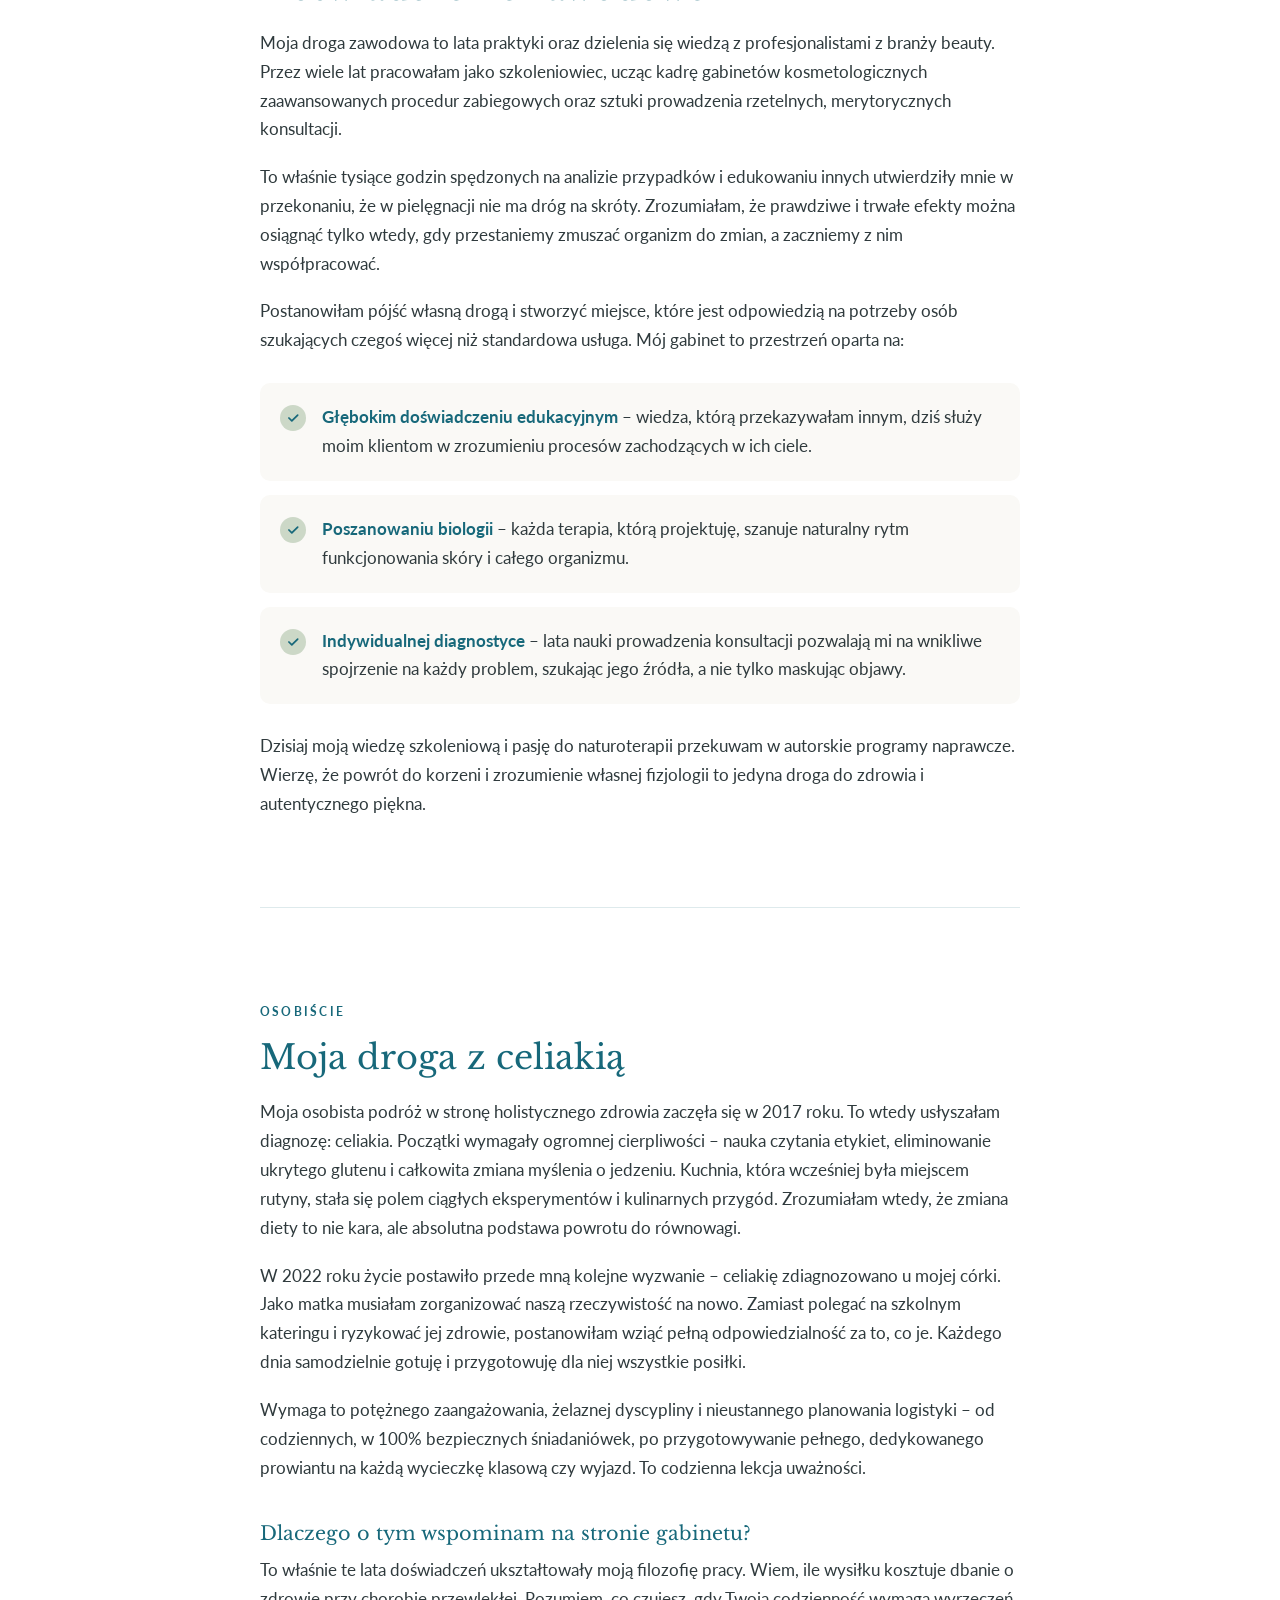
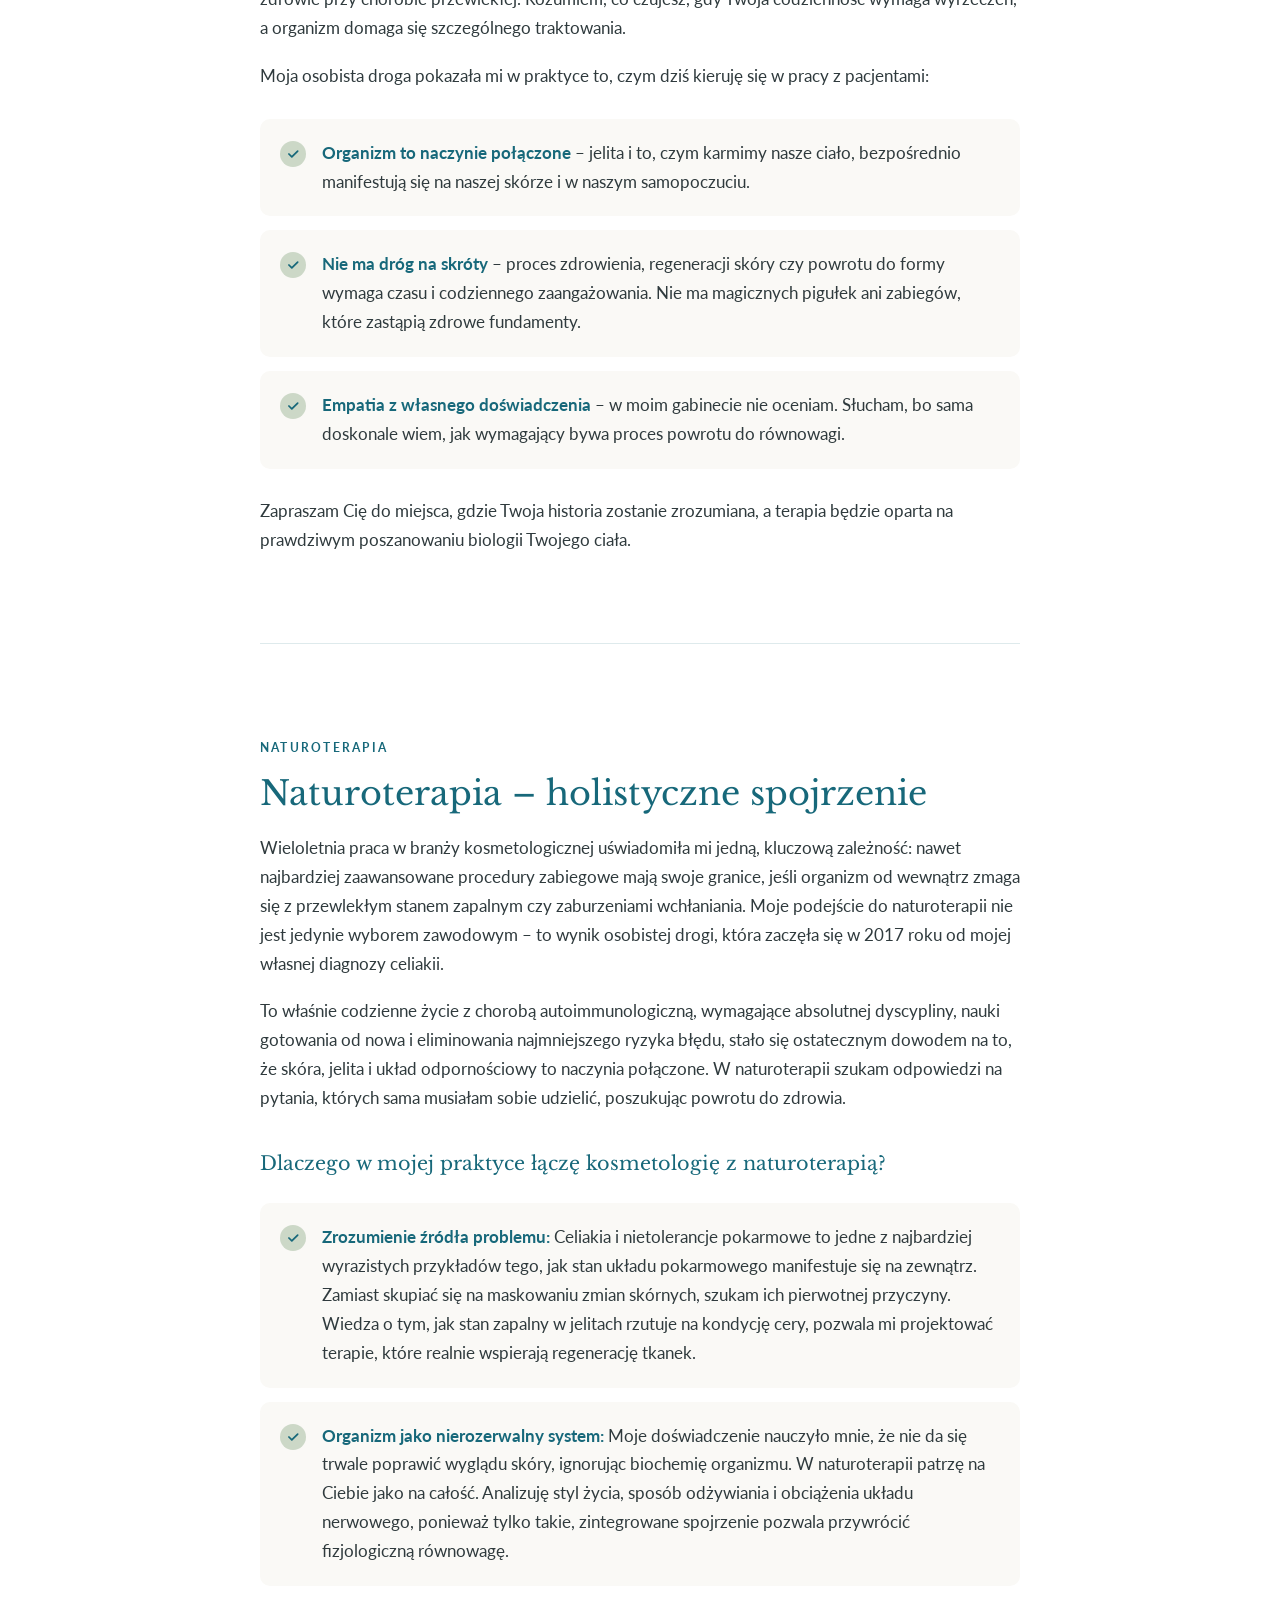
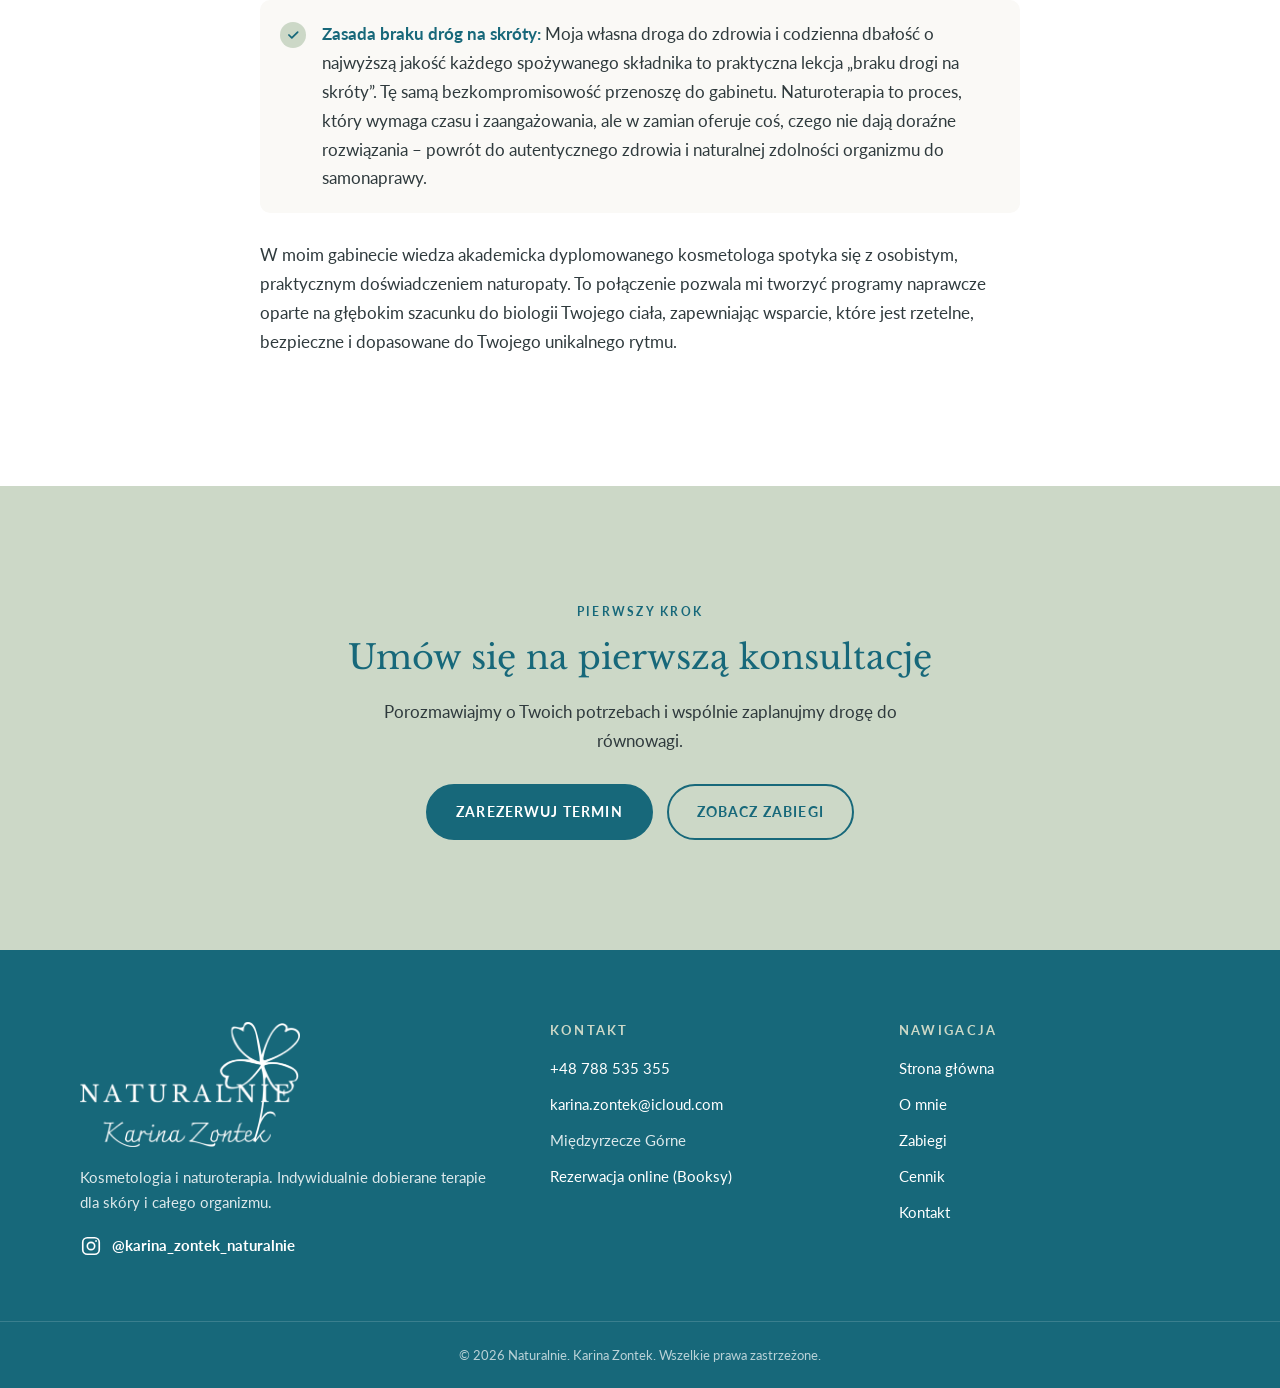
<file: o-mnie.html>
<!DOCTYPE html>
<html lang="pl" class="no-js">
<head>
    <meta charset="UTF-8">
    <meta name="viewport" content="width=device-width, initial-scale=1.0">
    <title>O mnie | Naturalnie. Karina Zontek</title>
    <meta name="description" content="Poznaj Karinę Zontek – dyplomowanego kosmetologa i naturopatę. Misja, wykształcenie, doświadczenie i osobista droga z celiakią.">
    <meta name="theme-color" content="#17687A">

    <meta property="og:type" content="website">
    <meta property="og:locale" content="pl_PL">
    <meta property="og:title" content="O mnie | Naturalnie. Karina Zontek">
    <meta property="og:description" content="Poznaj Karinę Zontek – dyplomowanego kosmetologa i naturopatę. Misja, wykształcenie, doświadczenie i osobista droga z celiakią.">
    <meta property="og:image" content="https://naturalnie-karinazontek.pl/assets/img/og-image.jpg">

    <link rel="icon" type="image/png" href="assets/img/favicon.png">
    <link rel="apple-touch-icon" href="assets/img/favicon.png">

    <link rel="preconnect" href="https://fonts.googleapis.com">
    <link rel="preconnect" href="https://fonts.gstatic.com" crossorigin>
    <link href="https://fonts.googleapis.com/css2?family=Lato:wght@400;700&family=Libre+Baskerville:ital,wght@0,400;0,700;1,400&display=swap" rel="stylesheet">

    <link rel="stylesheet" href="assets/css/style.css">
</head>
<body>
    <a class="skip-link" href="#tresc">Przejdź do treści</a>

    <header class="site-header">
        <div class="container site-header__inner">
            <a class="brand" href="index.html" aria-label="Naturalnie. Karina Zontek – strona główna">
                <img src="assets/img/logo-morski.png" alt="Naturalnie. Karina Zontek" width="600" height="339">
            </a>

            <button class="nav-toggle" type="button" aria-expanded="false" aria-controls="main-nav" aria-label="Otwórz menu">
                <span></span>
            </button>

            <nav class="nav" id="main-nav" aria-label="Menu główne">
            <a class="nav__link" href="index.html">Strona główna</a>
            <a class="nav__link" href="o-mnie.html" aria-current="page">O mnie</a>
            <a class="nav__link" href="zabiegi.html">Zabiegi</a>
            <a class="nav__link" href="cennik.html">Cennik</a>
            <a class="nav__link" href="kontakt.html">Kontakt</a>
                <a class="btn btn--primary" href="https://booksy.com/pl-pl/dl/show-business/347689" target="_blank" rel="noopener">Umów się</a>
            </nav>
        </div>
    </header>

    <main id="tresc">
        <section class="page-hero">
            <div class="container">
                <span class="eyebrow">O mnie</span>
                <h1>Poznajmy się</h1>
                <p>Kosmetolog, naturopata i mama – o tym, skąd wzięło się moje holistyczne podejście.</p>
            </div>
        </section>

        <section class="section">
            <div class="container split">
                <div class="split__media reveal">
                    <picture>
                        <source srcset="assets/img/karina-zontek.webp" type="image/webp">
                        <img src="assets/img/karina-zontek.jpg" alt="Karina Zontek – kosmetolog i naturoterapeuta" width="1000" height="1333">
                    </picture>
                </div>
                <div class="split__body reveal">
                    <h2>Cześć, jestem Karina!</h2>
                    <p class="lead">Bardzo się cieszę, że tu jesteś. Stworzyłam to miejsce z myślą o osobach, które szukają czegoś więcej niż tylko standardowych zabiegów. Moje podejście opiera się na głębokim zrozumieniu potrzeb Twojego organizmu.</p>
                    <div class="btn-row">
                        <a class="btn btn--primary" href="https://booksy.com/pl-pl/dl/show-business/347689" target="_blank" rel="noopener">Umów się na wizytę</a>
                        <a class="social-link" href="https://instagram.com/karina_zontek_naturalnie" target="_blank" rel="noopener"><svg viewBox="0 0 24 24" fill="none" stroke="currentColor" stroke-width="1.8" stroke-linecap="round" stroke-linejoin="round" aria-hidden="true"><rect x="3" y="3" width="18" height="18" rx="5"/><circle cx="12" cy="12" r="4"/><circle cx="17.5" cy="6.5" r="1" fill="currentColor" stroke="none"/></svg> Codzienna dawka wiedzy na Instagramie</a>
                    </div>
                </div>
            </div>
        </section>

        <section class="section section--white">
            <div class="container--narrow">
                <nav aria-label="Spis treści" class="reveal" style="margin-bottom:64px">
                    <ul class="toc">
                        <li><a href="#misja">Misja</a></li>
                        <li><a href="#wyksztalcenie">Wykształcenie</a></li>
                        <li><a href="#doswiadczenie">Doświadczenie</a></li>
                        <li><a href="#celiakia">Moja droga z celiakią</a></li>
                        <li><a href="#naturoterapia">Naturoterapia</a></li>
                    </ul>
                </nav>

                <div class="prose">
                    <div class="prose-block reveal" id="misja">
                        <span class="eyebrow">Misja</span>
                        <h2>Moja misja i filozofia pracy</h2>
                        <p>Wierzę, że zdrowie i piękno zaczynają się wewnątrz, a skóra jest jedynie posłańcem pokazującym kondycję całego organizmu. Jako kosmetolog i naturoterapeuta patrzę na człowieka jak na nierozerwalną całość. Nie zajmuję się maskowaniem objawów, lecz szukam ich głębokiej przyczyny, aby pomóc Ci odzyskać pełną harmonię – mądrze, bezpiecznie i trwale.</p>
                        <ul class="checklist">
                            <li><strong>Bez dróg na skróty:</strong> Szybkie, inwazyjne rozwiązania to najczęściej tylko chwilowa iluzja naprawy. Prawdziwa, biologiczna regeneracja organizmu wymaga czasu i cierpliwości, ale w zamian daje autentyczne i długofalowe rezultaty.</li>
                            <li><strong>Ciało jako jeden ekosystem:</strong> Nie dzielę człowieka na odrębne fragmenty. Łączę kondycję Twojej cery z pracą układu pokarmowego, poziomem stresu, emocjami i stylem życia. Skupiam się na całości, bo tylko wtedy terapia ma sens.</li>
                            <li><strong>Współpraca z Twoją naturą:</strong> Twój organizm posiada genialną, wrodzoną zdolność do samonaprawy. Zamiast z nim walczyć czy zmuszać go do nienaturalnych reakcji, dostarczam mu odpowiedniego wsparcia – by sam mógł odzyskać siły, odporność i witalność.</li>
                        </ul>
                        <p class="quote">Przywróćmy Twojemu ciału naturalną równowagę. Z szacunkiem do jego potrzeb i na Twoich zasadach.</p>
                    </div>

                    <div class="prose-block reveal" id="wyksztalcenie">
                        <span class="eyebrow">Kwalifikacje</span>
                        <h2>Wykształcenie i kwalifikacje</h2>
                        <p>Moja praca opiera się na solidnych fundamentach wiedzy akademickiej i medycznej. Nieustannie łączę kompetencje z zakresu profesjonalnej pielęgnacji skóry z holistycznym podejściem do zdrowia całego organizmu.</p>
                        <ul class="checklist">
                            <li><strong>Dyplomowany kosmetolog</strong> – wykształcenie wyższe, które dało mi głęboką wiedzę o fizjologii, biochemii oraz zaawansowanych procesach zachodzących w tkankach.</li>
                            <li><strong>Naturopata</strong> – tytuł zawodowy potwierdzający moje kompetencje w pracy z organizmem jako całością i wykorzystywaniu naturalnych metod wspierania regeneracji.</li>
                            <li><strong>Technik usług kosmetycznych</strong> – praktyczna baza i rzetelne przygotowanie do wykonywania profesjonalnych procedur zabiegowych.</li>
                        </ul>
                    </div>

                    <div class="prose-block reveal" id="doswiadczenie">
                        <span class="eyebrow">Doświadczenie</span>
                        <h2>Doświadczenie zawodowe</h2>
                        <p>Moja droga zawodowa to lata praktyki oraz dzielenia się wiedzą z profesjonalistami z branży beauty. Przez wiele lat pracowałam jako szkoleniowiec, ucząc kadrę gabinetów kosmetologicznych zaawansowanych procedur zabiegowych oraz sztuki prowadzenia rzetelnych, merytorycznych konsultacji.</p>
                        <p>To właśnie tysiące godzin spędzonych na analizie przypadków i edukowaniu innych utwierdziły mnie w przekonaniu, że w pielęgnacji nie ma dróg na skróty. Zrozumiałam, że prawdziwe i trwałe efekty można osiągnąć tylko wtedy, gdy przestaniemy zmuszać organizm do zmian, a zaczniemy z nim współpracować.</p>
                        <p>Postanowiłam pójść własną drogą i stworzyć miejsce, które jest odpowiedzią na potrzeby osób szukających czegoś więcej niż standardowa usługa. Mój gabinet to przestrzeń oparta na:</p>
                        <ul class="checklist">
                            <li><strong>Głębokim doświadczeniu edukacyjnym</strong> – wiedza, którą przekazywałam innym, dziś służy moim klientom w zrozumieniu procesów zachodzących w ich ciele.</li>
                            <li><strong>Poszanowaniu biologii</strong> – każda terapia, którą projektuję, szanuje naturalny rytm funkcjonowania skóry i całego organizmu.</li>
                            <li><strong>Indywidualnej diagnostyce</strong> – lata nauki prowadzenia konsultacji pozwalają mi na wnikliwe spojrzenie na każdy problem, szukając jego źródła, a nie tylko maskując objawy.</li>
                        </ul>
                        <p>Dzisiaj moją wiedzę szkoleniową i pasję do naturoterapii przekuwam w autorskie programy naprawcze. Wierzę, że powrót do korzeni i zrozumienie własnej fizjologii to jedyna droga do zdrowia i autentycznego piękna.</p>
                    </div>

                    <div class="prose-block reveal" id="celiakia">
                        <span class="eyebrow">Osobiście</span>
                        <h2>Moja droga z celiakią</h2>
                        <p>Moja osobista podróż w stronę holistycznego zdrowia zaczęła się w 2017 roku. To wtedy usłyszałam diagnozę: celiakia. Początki wymagały ogromnej cierpliwości – nauka czytania etykiet, eliminowanie ukrytego glutenu i całkowita zmiana myślenia o jedzeniu. Kuchnia, która wcześniej była miejscem rutyny, stała się polem ciągłych eksperymentów i kulinarnych przygód. Zrozumiałam wtedy, że zmiana diety to nie kara, ale absolutna podstawa powrotu do równowagi.</p>
                        <p>W 2022 roku życie postawiło przede mną kolejne wyzwanie – celiakię zdiagnozowano u mojej córki. Jako matka musiałam zorganizować naszą rzeczywistość na nowo. Zamiast polegać na szkolnym kateringu i ryzykować jej zdrowie, postanowiłam wziąć pełną odpowiedzialność za to, co je. Każdego dnia samodzielnie gotuję i przygotowuję dla niej wszystkie posiłki.</p>
                        <p>Wymaga to potężnego zaangażowania, żelaznej dyscypliny i nieustannego planowania logistyki – od codziennych, w 100% bezpiecznych śniadaniówek, po przygotowywanie pełnego, dedykowanego prowiantu na każdą wycieczkę klasową czy wyjazd. To codzienna lekcja uważności.</p>

                        <h3>Dlaczego o tym wspominam na stronie gabinetu?</h3>
                        <p>To właśnie te lata doświadczeń ukształtowały moją filozofię pracy. Wiem, ile wysiłku kosztuje dbanie o zdrowie przy chorobie przewlekłej. Rozumiem, co czujesz, gdy Twoja codzienność wymaga wyrzeczeń, a organizm domaga się szczególnego traktowania.</p>
                        <p>Moja osobista droga pokazała mi w praktyce to, czym dziś kieruję się w pracy z pacjentami:</p>
                        <ul class="checklist">
                            <li><strong>Organizm to naczynie połączone</strong> – jelita i to, czym karmimy nasze ciało, bezpośrednio manifestują się na naszej skórze i w naszym samopoczuciu.</li>
                            <li><strong>Nie ma dróg na skróty</strong> – proces zdrowienia, regeneracji skóry czy powrotu do formy wymaga czasu i codziennego zaangażowania. Nie ma magicznych pigułek ani zabiegów, które zastąpią zdrowe fundamenty.</li>
                            <li><strong>Empatia z własnego doświadczenia</strong> – w moim gabinecie nie oceniam. Słucham, bo sama doskonale wiem, jak wymagający bywa proces powrotu do równowagi.</li>
                        </ul>
                        <p>Zapraszam Cię do miejsca, gdzie Twoja historia zostanie zrozumiana, a terapia będzie oparta na prawdziwym poszanowaniu biologii Twojego ciała.</p>
                    </div>

                    <div class="prose-block reveal" id="naturoterapia">
                        <span class="eyebrow">Naturoterapia</span>
                        <h2>Naturoterapia – holistyczne spojrzenie</h2>
                        <p>Wieloletnia praca w branży kosmetologicznej uświadomiła mi jedną, kluczową zależność: nawet najbardziej zaawansowane procedury zabiegowe mają swoje granice, jeśli organizm od wewnątrz zmaga się z przewlekłym stanem zapalnym czy zaburzeniami wchłaniania. Moje podejście do naturoterapii nie jest jedynie wyborem zawodowym – to wynik osobistej drogi, która zaczęła się w 2017 roku od mojej własnej diagnozy celiakii.</p>
                        <p>To właśnie codzienne życie z chorobą autoimmunologiczną, wymagające absolutnej dyscypliny, nauki gotowania od nowa i eliminowania najmniejszego ryzyka błędu, stało się ostatecznym dowodem na to, że skóra, jelita i układ odpornościowy to naczynia połączone. W naturoterapii szukam odpowiedzi na pytania, których sama musiałam sobie udzielić, poszukując powrotu do zdrowia.</p>

                        <h3>Dlaczego w mojej praktyce łączę kosmetologię z naturoterapią?</h3>
                        <ul class="checklist">
                            <li><strong>Zrozumienie źródła problemu:</strong> Celiakia i nietolerancje pokarmowe to jedne z najbardziej wyrazistych przykładów tego, jak stan układu pokarmowego manifestuje się na zewnątrz. Zamiast skupiać się na maskowaniu zmian skórnych, szukam ich pierwotnej przyczyny. Wiedza o tym, jak stan zapalny w jelitach rzutuje na kondycję cery, pozwala mi projektować terapie, które realnie wspierają regenerację tkanek.</li>
                            <li><strong>Organizm jako nierozerwalny system:</strong> Moje doświadczenie nauczyło mnie, że nie da się trwale poprawić wyglądu skóry, ignorując biochemię organizmu. W naturoterapii patrzę na Ciebie jako na całość. Analizuję styl życia, sposób odżywiania i obciążenia układu nerwowego, ponieważ tylko takie, zintegrowane spojrzenie pozwala przywrócić fizjologiczną równowagę.</li>
                            <li><strong>Zasada braku dróg na skróty:</strong> Moja własna droga do zdrowia i codzienna dbałość o najwyższą jakość każdego spożywanego składnika to praktyczna lekcja „braku drogi na skróty”. Tę samą bezkompromisowość przenoszę do gabinetu. Naturoterapia to proces, który wymaga czasu i zaangażowania, ale w zamian oferuje coś, czego nie dają doraźne rozwiązania – powrót do autentycznego zdrowia i naturalnej zdolności organizmu do samonaprawy.</li>
                        </ul>
                        <p>W moim gabinecie wiedza akademicka dyplomowanego kosmetologa spotyka się z osobistym, praktycznym doświadczeniem naturopaty. To połączenie pozwala mi tworzyć programy naprawcze oparte na głębokim szacunku do biologii Twojego ciała, zapewniając wsparcie, które jest rzetelne, bezpieczne i dopasowane do Twojego unikalnego rytmu.</p>
                    </div>
                </div>
            </div>
        </section>

        <section class="section section--sage">
            <div class="container cta reveal">
                <span class="eyebrow">Pierwszy krok</span>
                <h2>Umów się na pierwszą konsultację</h2>
                <p>Porozmawiajmy o Twoich potrzebach i wspólnie zaplanujmy drogę do równowagi.</p>
                <div class="btn-row btn-row--center">
                    <a class="btn btn--primary" href="https://booksy.com/pl-pl/dl/show-business/347689" target="_blank" rel="noopener">Zarezerwuj termin</a>
                    <a class="btn btn--outline" href="zabiegi.html">Zobacz zabiegi</a>
                </div>
            </div>
        </section>
    </main>

    <footer class="site-footer">
        <div class="container footer-grid">
            <div>
                <img class="footer-logo" src="assets/img/logo-biale.png" alt="Naturalnie. Karina Zontek" width="900" height="509" loading="lazy">
                <p>Kosmetologia i naturoterapia. Indywidualnie dobierane terapie dla skóry i całego organizmu.</p>
                <a class="social-link" href="https://instagram.com/karina_zontek_naturalnie" target="_blank" rel="noopener">
                    <svg viewBox="0 0 24 24" fill="none" stroke="currentColor" stroke-width="1.8" stroke-linecap="round" stroke-linejoin="round" aria-hidden="true"><rect x="3" y="3" width="18" height="18" rx="5"/><circle cx="12" cy="12" r="4"/><circle cx="17.5" cy="6.5" r="1" fill="currentColor" stroke="none"/></svg> @karina_zontek_naturalnie
                </a>
            </div>
            <div>
                <h3>Kontakt</h3>
                <ul class="footer-list">
                    <li><a href="tel:+48788535355">+48 788 535 355</a></li>
                    <li><a href="mailto:karina.zontek@icloud.com">karina.zontek@icloud.com</a></li>
                    <li>Międzyrzecze Górne</li>
                    <li><a href="https://booksy.com/pl-pl/dl/show-business/347689" target="_blank" rel="noopener">Rezerwacja online (Booksy)</a></li>
                </ul>
            </div>
            <div>
                <h3>Nawigacja</h3>
                <ul class="footer-list">
                        <li><a href="index.html">Strona główna</a></li>
                        <li><a href="o-mnie.html">O mnie</a></li>
                        <li><a href="zabiegi.html">Zabiegi</a></li>
                        <li><a href="cennik.html">Cennik</a></li>
                        <li><a href="kontakt.html">Kontakt</a></li>
                </ul>
            </div>
        </div>
        <div class="footer-bottom">
            &copy; <span id="year">2026</span> Naturalnie. Karina Zontek. Wszelkie prawa zastrzeżone.
        </div>
    </footer>

    <script src="assets/js/main.js" defer></script>
</body>
</html>
</file>
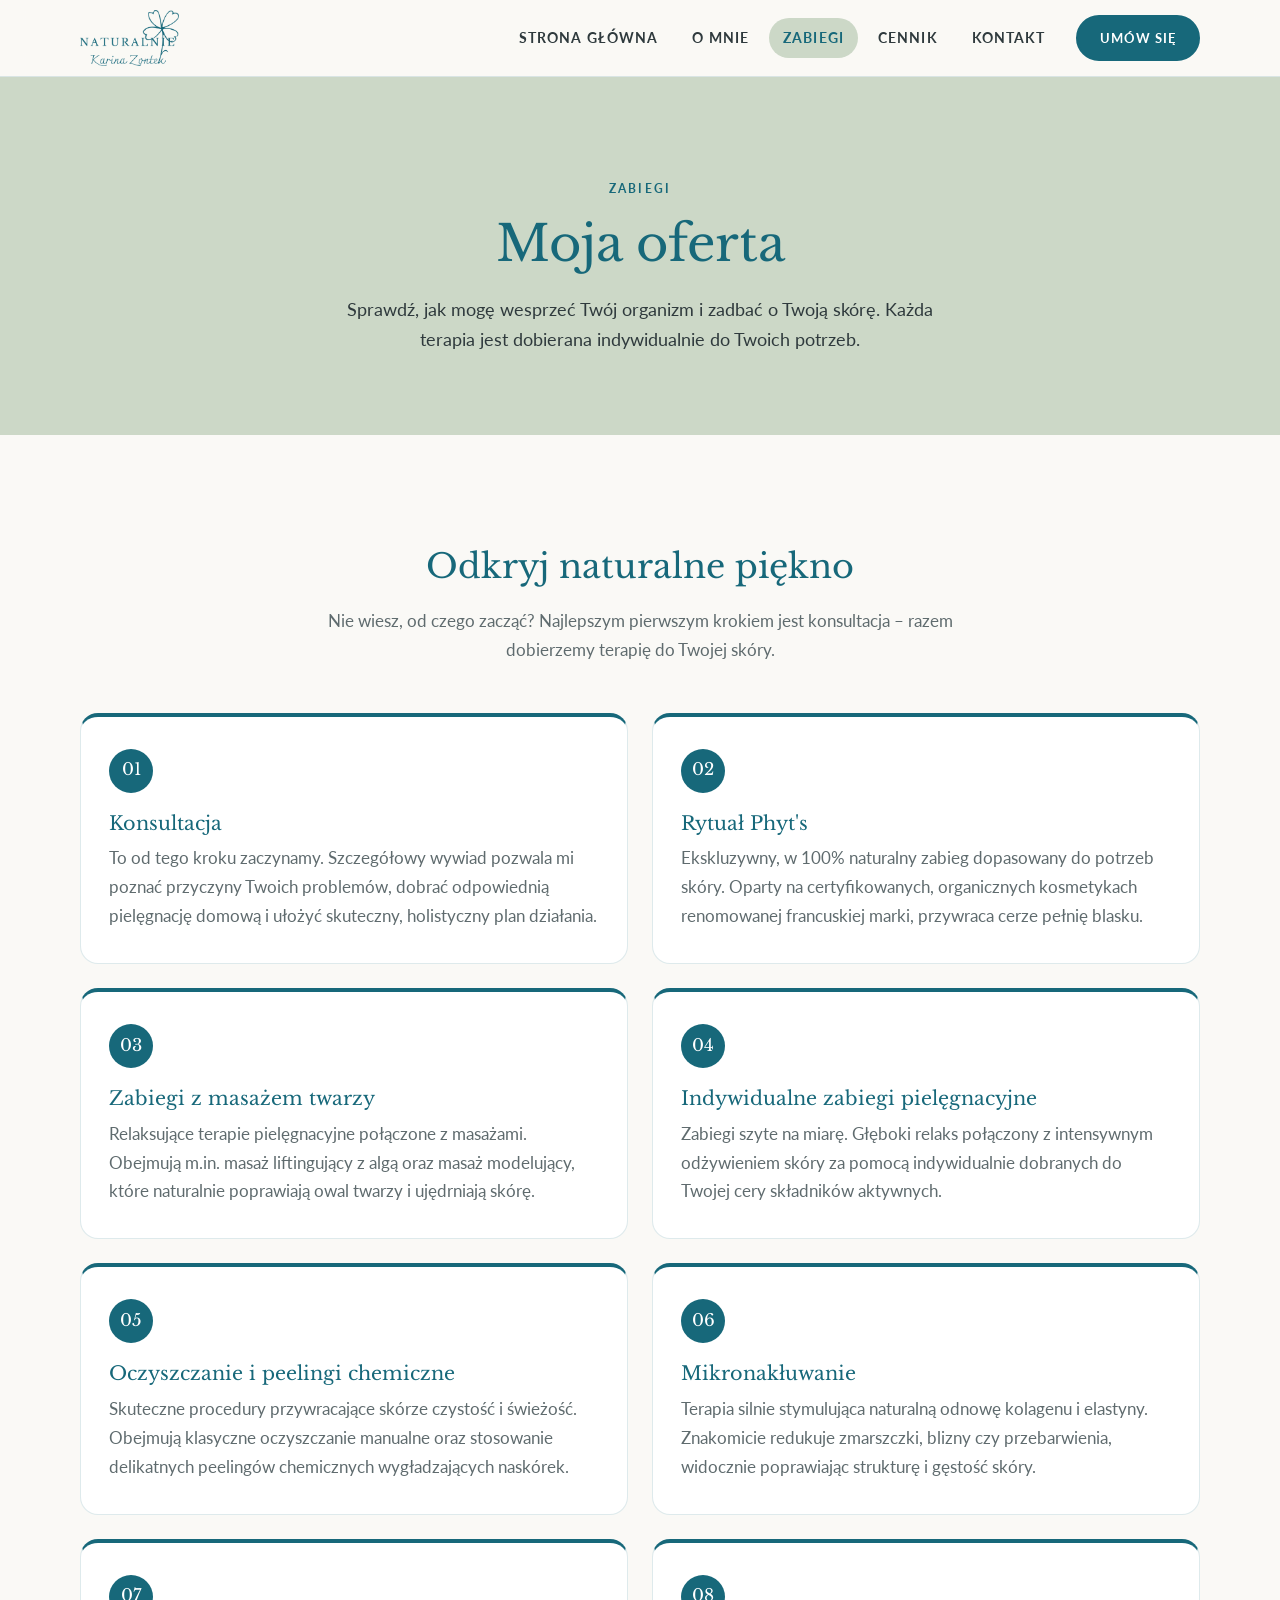
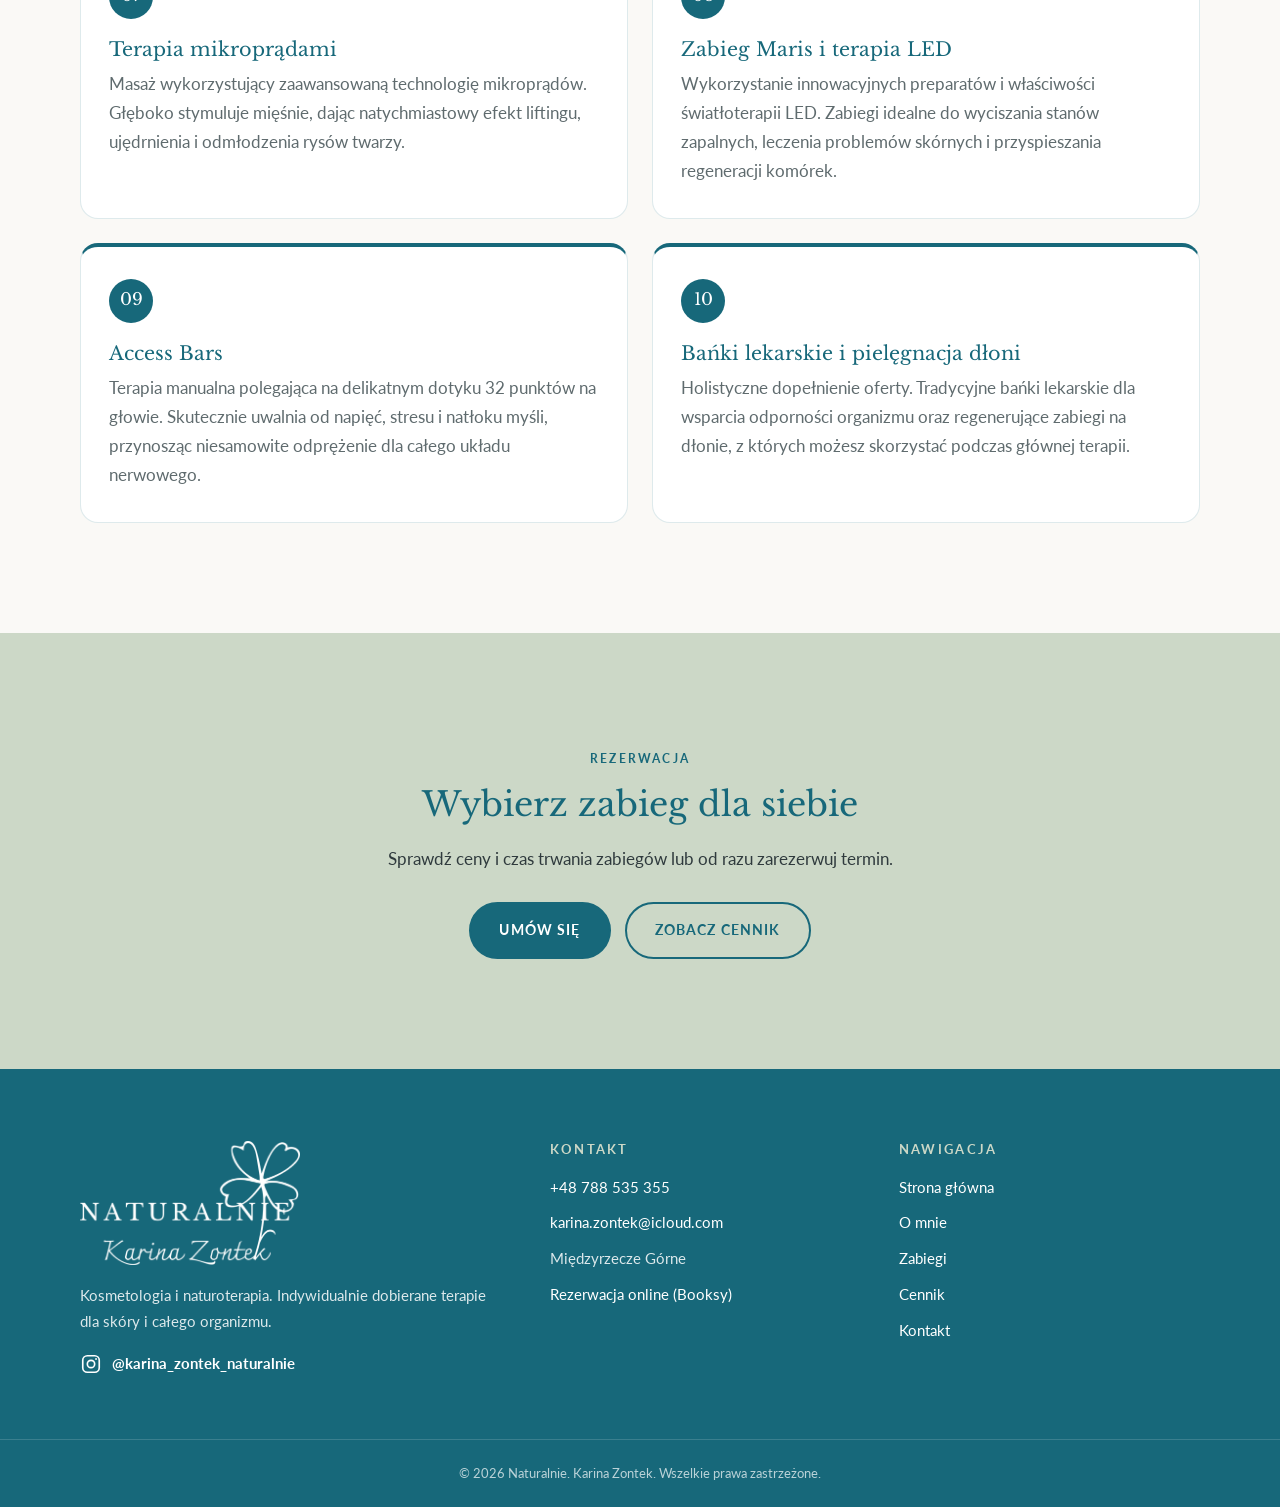
<file: zabiegi.html>
<!DOCTYPE html>
<html lang="pl" class="no-js">
<head>
    <meta charset="UTF-8">
    <meta name="viewport" content="width=device-width, initial-scale=1.0">
    <title>Zabiegi | Naturalnie. Karina Zontek</title>
    <meta name="description" content="Oferta zabiegów: konsultacje, Rytuał Phyt's, masaże twarzy, mikronakłuwanie, mikroprądy, terapia LED, Access Bars, bańki i więcej.">
    <meta name="theme-color" content="#17687A">

    <meta property="og:type" content="website">
    <meta property="og:locale" content="pl_PL">
    <meta property="og:title" content="Zabiegi | Naturalnie. Karina Zontek">
    <meta property="og:description" content="Oferta zabiegów: konsultacje, Rytuał Phyt's, masaże twarzy, mikronakłuwanie, mikroprądy, terapia LED, Access Bars, bańki i więcej.">
    <meta property="og:image" content="https://naturalnie-karinazontek.pl/assets/img/og-image.jpg">

    <link rel="icon" type="image/png" href="assets/img/favicon.png">
    <link rel="apple-touch-icon" href="assets/img/favicon.png">

    <link rel="preconnect" href="https://fonts.googleapis.com">
    <link rel="preconnect" href="https://fonts.gstatic.com" crossorigin>
    <link href="https://fonts.googleapis.com/css2?family=Lato:wght@400;700&family=Libre+Baskerville:ital,wght@0,400;0,700;1,400&display=swap" rel="stylesheet">

    <link rel="stylesheet" href="assets/css/style.css">
</head>
<body>
    <a class="skip-link" href="#tresc">Przejdź do treści</a>

    <header class="site-header">
        <div class="container site-header__inner">
            <a class="brand" href="index.html" aria-label="Naturalnie. Karina Zontek – strona główna">
                <img src="assets/img/logo-morski.png" alt="Naturalnie. Karina Zontek" width="600" height="339">
            </a>

            <button class="nav-toggle" type="button" aria-expanded="false" aria-controls="main-nav" aria-label="Otwórz menu">
                <span></span>
            </button>

            <nav class="nav" id="main-nav" aria-label="Menu główne">
            <a class="nav__link" href="index.html">Strona główna</a>
            <a class="nav__link" href="o-mnie.html">O mnie</a>
            <a class="nav__link" href="zabiegi.html" aria-current="page">Zabiegi</a>
            <a class="nav__link" href="cennik.html">Cennik</a>
            <a class="nav__link" href="kontakt.html">Kontakt</a>
                <a class="btn btn--primary" href="https://booksy.com/pl-pl/dl/show-business/347689" target="_blank" rel="noopener">Umów się</a>
            </nav>
        </div>
    </header>

    <main id="tresc">
        <section class="page-hero">
            <div class="container">
                <span class="eyebrow">Zabiegi</span>
                <h1>Moja oferta</h1>
                <p>Sprawdź, jak mogę wesprzeć Twój organizm i zadbać o Twoją skórę. Każda terapia jest dobierana indywidualnie do Twoich potrzeb.</p>
            </div>
        </section>

        <section class="section">
            <div class="container">
                <div class="section-head reveal">
                    <h2>Odkryj naturalne piękno</h2>
                    <p>Nie wiesz, od czego zacząć? Najlepszym pierwszym krokiem jest konsultacja – razem dobierzemy terapię do Twojej skóry.</p>
                </div>
                <div class="cards cards--2">
                    <article class="card card--feature reveal">
                        <span class="card__num">01</span>
                        <h3>Konsultacja</h3>
                        <p>To od tego kroku zaczynamy. Szczegółowy wywiad pozwala mi poznać przyczyny Twoich problemów, dobrać odpowiednią pielęgnację domową i ułożyć skuteczny, holistyczny plan działania.</p>
                    </article>
                    <article class="card card--feature reveal">
                        <span class="card__num">02</span>
                        <h3>Rytuał Phyt's</h3>
                        <p>Ekskluzywny, w 100% naturalny zabieg dopasowany do potrzeb skóry. Oparty na certyfikowanych, organicznych kosmetykach renomowanej francuskiej marki, przywraca cerze pełnię blasku.</p>
                    </article>
                    <article class="card card--feature reveal">
                        <span class="card__num">03</span>
                        <h3>Zabiegi z masażem twarzy</h3>
                        <p>Relaksujące terapie pielęgnacyjne połączone z masażami. Obejmują m.in. masaż liftingujący z algą oraz masaż modelujący, które naturalnie poprawiają owal twarzy i ujędrniają skórę.</p>
                    </article>
                    <article class="card card--feature reveal">
                        <span class="card__num">04</span>
                        <h3>Indywidualne zabiegi pielęgnacyjne</h3>
                        <p>Zabiegi szyte na miarę. Głęboki relaks połączony z intensywnym odżywieniem skóry za pomocą indywidualnie dobranych do Twojej cery składników aktywnych.</p>
                    </article>
                    <article class="card card--feature reveal">
                        <span class="card__num">05</span>
                        <h3>Oczyszczanie i peelingi chemiczne</h3>
                        <p>Skuteczne procedury przywracające skórze czystość i świeżość. Obejmują klasyczne oczyszczanie manualne oraz stosowanie delikatnych peelingów chemicznych wygładzających naskórek.</p>
                    </article>
                    <article class="card card--feature reveal">
                        <span class="card__num">06</span>
                        <h3>Mikronakłuwanie</h3>
                        <p>Terapia silnie stymulująca naturalną odnowę kolagenu i elastyny. Znakomicie redukuje zmarszczki, blizny czy przebarwienia, widocznie poprawiając strukturę i gęstość skóry.</p>
                    </article>
                    <article class="card card--feature reveal">
                        <span class="card__num">07</span>
                        <h3>Terapia mikroprądami</h3>
                        <p>Masaż wykorzystujący zaawansowaną technologię mikroprądów. Głęboko stymuluje mięśnie, dając natychmiastowy efekt liftingu, ujędrnienia i odmłodzenia rysów twarzy.</p>
                    </article>
                    <article class="card card--feature reveal">
                        <span class="card__num">08</span>
                        <h3>Zabieg Maris i terapia LED</h3>
                        <p>Wykorzystanie innowacyjnych preparatów i właściwości światłoterapii LED. Zabiegi idealne do wyciszania stanów zapalnych, leczenia problemów skórnych i przyspieszania regeneracji komórek.</p>
                    </article>
                    <article class="card card--feature reveal">
                        <span class="card__num">09</span>
                        <h3>Access Bars</h3>
                        <p>Terapia manualna polegająca na delikatnym dotyku 32 punktów na głowie. Skutecznie uwalnia od napięć, stresu i natłoku myśli, przynosząc niesamowite odprężenie dla całego układu nerwowego.</p>
                    </article>
                    <article class="card card--feature reveal">
                        <span class="card__num">10</span>
                        <h3>Bańki lekarskie i pielęgnacja dłoni</h3>
                        <p>Holistyczne dopełnienie oferty. Tradycyjne bańki lekarskie dla wsparcia odporności organizmu oraz regenerujące zabiegi na dłonie, z których możesz skorzystać podczas głównej terapii.</p>
                    </article>
                </div>
            </div>
        </section>

        <section class="section section--sage">
            <div class="container cta reveal">
                <span class="eyebrow">Rezerwacja</span>
                <h2>Wybierz zabieg dla siebie</h2>
                <p>Sprawdź ceny i czas trwania zabiegów lub od razu zarezerwuj termin.</p>
                <div class="btn-row btn-row--center">
                    <a class="btn btn--primary" href="https://booksy.com/pl-pl/dl/show-business/347689" target="_blank" rel="noopener">Umów się</a>
                    <a class="btn btn--outline" href="cennik.html">Zobacz cennik</a>
                </div>
            </div>
        </section>
    </main>

    <footer class="site-footer">
        <div class="container footer-grid">
            <div>
                <img class="footer-logo" src="assets/img/logo-biale.png" alt="Naturalnie. Karina Zontek" width="900" height="509" loading="lazy">
                <p>Kosmetologia i naturoterapia. Indywidualnie dobierane terapie dla skóry i całego organizmu.</p>
                <a class="social-link" href="https://instagram.com/karina_zontek_naturalnie" target="_blank" rel="noopener">
                    <svg viewBox="0 0 24 24" fill="none" stroke="currentColor" stroke-width="1.8" stroke-linecap="round" stroke-linejoin="round" aria-hidden="true"><rect x="3" y="3" width="18" height="18" rx="5"/><circle cx="12" cy="12" r="4"/><circle cx="17.5" cy="6.5" r="1" fill="currentColor" stroke="none"/></svg> @karina_zontek_naturalnie
                </a>
            </div>
            <div>
                <h3>Kontakt</h3>
                <ul class="footer-list">
                    <li><a href="tel:+48788535355">+48 788 535 355</a></li>
                    <li><a href="mailto:karina.zontek@icloud.com">karina.zontek@icloud.com</a></li>
                    <li>Międzyrzecze Górne</li>
                    <li><a href="https://booksy.com/pl-pl/dl/show-business/347689" target="_blank" rel="noopener">Rezerwacja online (Booksy)</a></li>
                </ul>
            </div>
            <div>
                <h3>Nawigacja</h3>
                <ul class="footer-list">
                        <li><a href="index.html">Strona główna</a></li>
                        <li><a href="o-mnie.html">O mnie</a></li>
                        <li><a href="zabiegi.html">Zabiegi</a></li>
                        <li><a href="cennik.html">Cennik</a></li>
                        <li><a href="kontakt.html">Kontakt</a></li>
                </ul>
            </div>
        </div>
        <div class="footer-bottom">
            &copy; <span id="year">2026</span> Naturalnie. Karina Zontek. Wszelkie prawa zastrzeżone.
        </div>
    </footer>

    <script src="assets/js/main.js" defer></script>
</body>
</html>
</file>
<file: assets/css/style.css>
/* =========================================================
   Naturalnie. Karina Zontek — wspólny arkusz stylów
   Paleta marki (bez zmian):
     szałwia   #CCD8C7
     morski    #17687A
     kość sł.  #faf9f6
   ========================================================= */

:root {
    --sage: #CCD8C7;
    --sea: #17687A;
    --ivory: #faf9f6;

    /* Odcienie pochodne — tylko do hoverów, teł i obramowań */
    --sea-dark: #114e5c;
    --sage-soft: #e8eee5;
    --white: #ffffff;
    --text: #2f3a3d;
    --text-muted: #5f6b6e;
    --line: rgba(23, 104, 122, 0.14);

    --font-serif: 'Libre Baskerville', Georgia, serif;
    --font-sans: 'Lato', system-ui, -apple-system, 'Segoe UI', sans-serif;

    --radius: 18px;
    --radius-sm: 10px;
    --shadow: 0 10px 30px rgba(23, 104, 122, 0.08);
    --shadow-hover: 0 16px 40px rgba(23, 104, 122, 0.14);
    --container: 1120px;
    --header-h: 76px;
}

/* ---------- Reset / baza ---------- */
*, *::before, *::after { box-sizing: border-box; }

html { scroll-behavior: smooth; scroll-padding-top: calc(var(--header-h) + 16px); }

body {
    margin: 0;
    font-family: var(--font-sans);
    font-size: 17px;
    line-height: 1.7;
    color: var(--text);
    background: var(--ivory);
    -webkit-font-smoothing: antialiased;
}

img { max-width: 100%; height: auto; display: block; }

h1, h2, h3 {
    font-family: var(--font-serif);
    color: var(--sea);
    font-weight: 400;
    line-height: 1.25;
    margin: 0 0 .6em;
}
h1 { font-size: clamp(2rem, 4.5vw, 3.1rem); }
h2 { font-size: clamp(1.55rem, 3vw, 2.1rem); }
h3 { font-size: 1.2rem; }

p { margin: 0 0 1.1em; }

a { color: var(--sea); text-underline-offset: 3px; }
a:hover { color: var(--sea-dark); }

:focus-visible { outline: 3px solid var(--sea); outline-offset: 3px; border-radius: 4px; }

.container { width: min(100% - 40px, var(--container)); margin-inline: auto; }
.container--narrow { width: min(100% - 40px, 760px); margin-inline: auto; }

.skip-link {
    position: absolute; left: 16px; top: -60px;
    background: var(--sea); color: var(--white);
    padding: 10px 16px; border-radius: var(--radius-sm); z-index: 2000;
}
.skip-link:focus { top: 12px; color: var(--white); }

.eyebrow {
    display: inline-block;
    font-size: .78rem;
    font-weight: 700;
    letter-spacing: .18em;
    text-transform: uppercase;
    color: var(--sea);
    margin-bottom: 14px;
}

.lead { font-size: 1.15rem; color: var(--text-muted); }

/* ---------- Przyciski ---------- */
.btn {
    display: inline-flex; align-items: center; justify-content: center; gap: 8px;
    padding: 14px 28px;
    border-radius: 999px;
    border: 2px solid var(--sea);
    font-family: var(--font-sans);
    font-size: .9rem;
    font-weight: 700;
    letter-spacing: .08em;
    text-transform: uppercase;
    text-decoration: none;
    cursor: pointer;
    transition: background-color .25s, color .25s, border-color .25s, transform .2s, box-shadow .25s;
}
.btn:hover { transform: translateY(-2px); }

.btn--primary { background: var(--sea); color: var(--white); }
.btn--primary:hover { background: var(--sea-dark); border-color: var(--sea-dark); color: var(--white); box-shadow: var(--shadow); }

.btn--outline { background: transparent; color: var(--sea); }
.btn--outline:hover { background: var(--sea); color: var(--white); }

/* Wersje na ciemnym (morskim) tle */
.btn--light { background: var(--sage); border-color: var(--sage); color: var(--sea); }
.btn--light:hover { background: var(--ivory); border-color: var(--ivory); color: var(--sea); }
.btn--ghost-light { background: transparent; border-color: rgba(255,255,255,.6); color: var(--white); }
.btn--ghost-light:hover { background: var(--white); border-color: var(--white); color: var(--sea); }

.btn-row { display: flex; flex-wrap: wrap; gap: 14px; margin-top: 28px; }
.btn-row--center { justify-content: center; }

.link-arrow {
    display: inline-flex; align-items: center; gap: 6px;
    font-weight: 700; text-decoration: none;
}
.link-arrow::after { content: "→"; transition: transform .2s; }
.link-arrow:hover::after { transform: translateX(4px); }

/* ---------- Nagłówek ---------- */
.site-header {
    position: sticky; top: 0; z-index: 1000;
    background: rgba(250, 249, 246, .9);
    backdrop-filter: saturate(1.4) blur(12px);
    -webkit-backdrop-filter: saturate(1.4) blur(12px);
    border-bottom: 1px solid var(--line);
}
.site-header__inner {
    height: var(--header-h);
    display: flex; align-items: center; justify-content: space-between; gap: 24px;
}
.brand { display: flex; align-items: center; }
.brand img { height: 56px; width: auto; }

.nav { display: flex; align-items: center; gap: 6px; }
.nav__link {
    position: relative;
    padding: 8px 14px;
    color: var(--text);
    font-size: .88rem;
    font-weight: 700;
    letter-spacing: .08em;
    text-transform: uppercase;
    text-decoration: none;
    border-radius: 999px;
    transition: color .2s, background-color .2s;
}
.nav__link:hover { color: var(--sea); background: var(--sage-soft); }
.nav__link[aria-current="page"] { color: var(--sea); background: var(--sage); }
.nav .btn { margin-left: 10px; padding: 10px 22px; font-size: .82rem; }

.nav-toggle {
    display: none;
    width: 46px; height: 46px;
    border: 0; border-radius: 50%;
    background: var(--sage);
    cursor: pointer;
    position: relative;
}
.nav-toggle span,
.nav-toggle span::before,
.nav-toggle span::after {
    position: absolute; left: 50%;
    width: 20px; height: 2px;
    background: var(--sea);
    border-radius: 2px;
    transform: translateX(-50%);
    transition: transform .25s, background-color .25s;
    content: "";
}
.nav-toggle span { top: 50%; margin-top: -1px; }
.nav-toggle span::before { top: -6px; }
.nav-toggle span::after { top: 6px; }
.nav-toggle[aria-expanded="true"] span { background: transparent; }
.nav-toggle[aria-expanded="true"] span::before { transform: translateX(-50%) translateY(6px) rotate(45deg); }
.nav-toggle[aria-expanded="true"] span::after { transform: translateX(-50%) translateY(-6px) rotate(-45deg); }

/* ---------- Sekcje ---------- */
.section { padding: clamp(64px, 9vw, 110px) 0; }
.section--white { background: var(--white); }
.section--sage { background: var(--sage); }
.section--sea { background: var(--sea); color: var(--white); }
.section--sea h1, .section--sea h2, .section--sea h3 { color: var(--white); }
.section--sea .eyebrow { color: var(--sage); }

.section-head { max-width: 680px; margin: 0 auto 48px; text-align: center; }
.section-head p { color: var(--text-muted); }

/* ---------- Hero (strona główna) ---------- */
.hero {
    position: relative;
    overflow: hidden;
    background: var(--sea);
    color: var(--white);
    padding: clamp(72px, 10vw, 130px) 0;
}
.hero::before {
    /* delikatna poświata w kolorze szałwii */
    content: ""; position: absolute; inset: auto -20% -60% auto;
    width: 70vw; height: 70vw; max-width: 900px; max-height: 900px;
    background: radial-gradient(circle, rgba(204, 216, 199, .22), transparent 65%);
    pointer-events: none;
}
.hero__inner {
    position: relative;
    display: grid; grid-template-columns: 1.1fr .9fr; gap: 56px; align-items: center;
}
.hero h1 { color: var(--white); }
.hero .eyebrow { color: var(--sage); }
.hero__lead { font-size: 1.2rem; color: rgba(255,255,255,.88); max-width: 34em; }
.hero__logo { justify-self: center; width: min(100%, 440px); opacity: .95; }

/* ---------- Nagłówek podstron ---------- */
.page-hero {
    background: var(--sage);
    padding: clamp(56px, 8vw, 96px) 0 clamp(48px, 7vw, 80px);
    text-align: center;
}
.page-hero h1 { margin-bottom: .4em; }
.page-hero p { max-width: 640px; margin: 0 auto; color: var(--text); font-size: 1.1rem; }

/* ---------- Split (zdjęcie + tekst) ---------- */
.split {
    display: grid; grid-template-columns: .85fr 1.15fr; gap: clamp(32px, 6vw, 80px); align-items: center;
}
.split__media { position: relative; }
.split__media img {
    width: 100%;
    aspect-ratio: 4 / 5;
    object-fit: cover;
    border-radius: var(--radius);
    box-shadow: var(--shadow);
}
.split__media::before {
    /* szałwiowa ramka przesunięta za zdjęciem */
    content: ""; position: absolute; inset: 22px -22px -22px 22px;
    border-radius: var(--radius);
    background: var(--sage);
    z-index: -1;
}
.split__body { position: relative; z-index: 0; }

/* ---------- Karty ---------- */
.cards { display: grid; gap: 24px; grid-template-columns: repeat(auto-fit, minmax(260px, 1fr)); }
.cards--3 { grid-template-columns: repeat(3, 1fr); }
.cards--2 { grid-template-columns: repeat(2, 1fr); }

.card {
    background: var(--white);
    border: 1px solid var(--line);
    border-radius: var(--radius);
    padding: 32px 28px;
    transition: transform .25s, box-shadow .25s, border-color .25s;
}
.card:hover { transform: translateY(-4px); box-shadow: var(--shadow-hover); border-color: transparent; }
.card h3 { margin-bottom: .5em; }
.card p { color: var(--text-muted); margin: 0; }
.section--white .card { background: var(--ivory); }

.card__icon {
    display: grid; place-items: center;
    width: 52px; height: 52px; margin-bottom: 20px;
    border-radius: 14px;
    background: var(--sage);
    color: var(--sea);
}
.card__icon svg { width: 26px; height: 26px; }

.card__num {
    display: inline-grid; place-items: center;
    width: 44px; height: 44px; margin-bottom: 18px;
    border-radius: 50%;
    background: var(--sea); color: var(--white);
    font-family: var(--font-serif);
    font-size: 1.05rem;
}

.card--feature { border-top: 4px solid var(--sea); }

/* ---------- Pasek CTA ---------- */
.cta {
    text-align: center;
}
.cta p { max-width: 560px; margin-inline: auto; }
.section--sea .cta p { color: rgba(255,255,255,.85); }
.section--sage .cta p { color: var(--text); }

/* ---------- O mnie: spis treści i treść ---------- */
.toc {
    display: flex; flex-wrap: wrap; justify-content: center; gap: 10px;
    margin: 0; padding: 0; list-style: none;
}
.toc a {
    display: inline-block;
    padding: 8px 18px;
    border-radius: 999px;
    background: var(--white);
    border: 1px solid var(--line);
    font-size: .9rem; font-weight: 700;
    text-decoration: none;
    transition: background-color .2s, color .2s;
}
.toc a:hover { background: var(--sea); color: var(--white); }

.prose h2 { margin-top: 0; }
.prose h3 { margin-top: 2em; }
.prose p { color: var(--text); }
.prose-block + .prose-block { margin-top: clamp(56px, 7vw, 88px); padding-top: clamp(56px, 7vw, 88px); border-top: 1px solid var(--line); }

.checklist { list-style: none; margin: 28px 0; padding: 0; display: grid; gap: 14px; }
.checklist li {
    position: relative;
    padding: 20px 22px 20px 62px;
    background: var(--ivory);
    border-radius: var(--radius-sm);
    color: var(--text);
}
.section--white .checklist li { background: var(--ivory); }
.checklist li::before {
    content: "";
    position: absolute; left: 20px; top: 22px;
    width: 26px; height: 26px; border-radius: 50%;
    background: var(--sage) url("data:image/svg+xml,%3Csvg xmlns='http://www.w3.org/2000/svg' viewBox='0 0 24 24' fill='none' stroke='%2317687A' stroke-width='3' stroke-linecap='round' stroke-linejoin='round'%3E%3Cpath d='M5 12l5 5L20 7'/%3E%3C/svg%3E") center / 14px no-repeat;
}
.checklist li strong { color: var(--sea); }

.quote {
    margin: 36px 0;
    padding: 28px 32px;
    border-left: 4px solid var(--sea);
    background: var(--sage-soft);
    border-radius: 0 var(--radius-sm) var(--radius-sm) 0;
    font-family: var(--font-serif);
    font-style: italic;
    font-size: 1.15rem;
    color: var(--sea);
}

/* ---------- Cennik ---------- */
.price-list {
    background: var(--white);
    border: 1px solid var(--line);
    border-radius: var(--radius);
    overflow: hidden;
    margin: 0; padding: 0; list-style: none;
}
.price-item {
    display: grid; grid-template-columns: 1fr auto auto; gap: 24px; align-items: center;
    padding: 22px 28px;
    border-bottom: 1px solid var(--line);
    transition: background-color .2s;
}
.price-item:last-child { border-bottom: 0; }
.price-item:hover { background: var(--ivory); }
.price-item__name { font-weight: 700; color: var(--text); }
.price-item__time {
    font-size: .85rem; color: var(--sea);
    background: var(--sage-soft);
    padding: 4px 12px; border-radius: 999px;
    white-space: nowrap;
    justify-self: start;
}
.price-item__cost {
    min-width: 90px; text-align: right;
    font-family: var(--font-serif);
    font-size: 1.2rem;
    color: var(--sea);
    white-space: nowrap;
}
.price-note { margin-top: 20px; font-size: .92rem; color: var(--text-muted); text-align: center; }

/* ---------- Kontakt ---------- */
.contact-card a { font-weight: 700; text-decoration: none; word-break: break-word; }
.contact-card a:hover { text-decoration: underline; }
.contact-card .muted { font-size: .9rem; color: var(--text-muted); margin-top: 6px; }

.map {
    margin-top: 48px;
    border-radius: var(--radius);
    overflow: hidden;
    border: 1px solid var(--line);
    box-shadow: var(--shadow);
}
.map iframe { display: block; width: 100%; height: 420px; border: 0; }

.social-link { display: inline-flex; align-items: center; gap: 10px; font-weight: 700; text-decoration: none; }
.social-link svg { width: 22px; height: 22px; flex: none; }
.social-link:hover { text-decoration: underline; }

/* ---------- Stopka ---------- */
.site-footer { background: var(--sea); color: rgba(255,255,255,.85); padding: 72px 0 0; font-size: .95rem; }
.site-footer a { color: var(--white); text-decoration: none; }
.site-footer a:hover { color: var(--sage); }
.footer-grid { display: grid; grid-template-columns: 1.4fr 1fr 1fr; gap: 48px; }
.footer-logo { width: 220px; margin-bottom: 18px; }
.site-footer h3 {
    font-family: var(--font-sans);
    font-size: .8rem; font-weight: 700;
    letter-spacing: .18em; text-transform: uppercase;
    color: var(--sage);
    margin-bottom: 18px;
}
.footer-list { list-style: none; margin: 0; padding: 0; display: grid; gap: 10px; }
.footer-bottom {
    margin-top: 56px; padding: 22px 0;
    border-top: 1px solid rgba(255,255,255,.15);
    font-size: .82rem; color: rgba(255,255,255,.7);
    text-align: center;
}

/* ---------- Animacja pojawiania się ---------- */
.reveal { opacity: 0; transform: translateY(18px); transition: opacity .7s ease, transform .7s ease; }
.reveal.is-visible { opacity: 1; transform: none; }
.no-js .reveal { opacity: 1; transform: none; }

@media (prefers-reduced-motion: reduce) {
    html { scroll-behavior: auto; }
    *, *::before, *::after { transition: none !important; animation: none !important; }
    .reveal { opacity: 1; transform: none; }
}

/* =========================================================
   Responsywność
   ========================================================= */
@media (max-width: 960px) {
    .hero__inner { grid-template-columns: 1fr; text-align: center; }
    .hero__lead { margin-inline: auto; }
    .hero .btn-row { justify-content: center; }
    .hero__logo { order: -1; width: min(70%, 260px); }
    .cards--3 { grid-template-columns: 1fr; }
    .footer-grid { grid-template-columns: 1fr 1fr; }
    .footer-grid > :first-child { grid-column: 1 / -1; }
}

@media (max-width: 880px) {
    :root { --header-h: 68px; }
    .brand img { height: 46px; }
    .nav-toggle { display: block; }

    .nav {
        position: fixed;
        top: var(--header-h); left: 0; right: 0;
        flex-direction: column; align-items: stretch; gap: 4px;
        padding: 16px 20px 24px;
        background: var(--ivory);
        border-bottom: 1px solid var(--line);
        box-shadow: 0 20px 30px rgba(23, 104, 122, .08);
        transform: translateY(-8px);
        opacity: 0; visibility: hidden;
        transition: opacity .2s, transform .2s, visibility .2s;
    }
    .nav.is-open { opacity: 1; visibility: visible; transform: none; }
    .nav__link { padding: 14px 16px; font-size: .95rem; }
    .nav .btn { margin: 10px 0 0; padding: 14px; }

    .split { grid-template-columns: 1fr; }
    .split__media { max-width: 420px; margin: 0 auto 12px; }
}

@media (max-width: 600px) {
    body { font-size: 16px; }
    .btn-row .btn { flex: 1 1 100%; }
    .cards--2 { grid-template-columns: 1fr; }
    .split__media::before { inset: 14px -10px -14px 14px; }
    .price-item { grid-template-columns: 1fr auto; gap: 8px 16px; padding: 18px 20px; }
    .price-item__name { grid-column: 1 / -1; }
    .price-item__cost { text-align: right; }
    .map iframe { height: 320px; }
    .footer-grid { grid-template-columns: 1fr; gap: 36px; }
}
</file>
